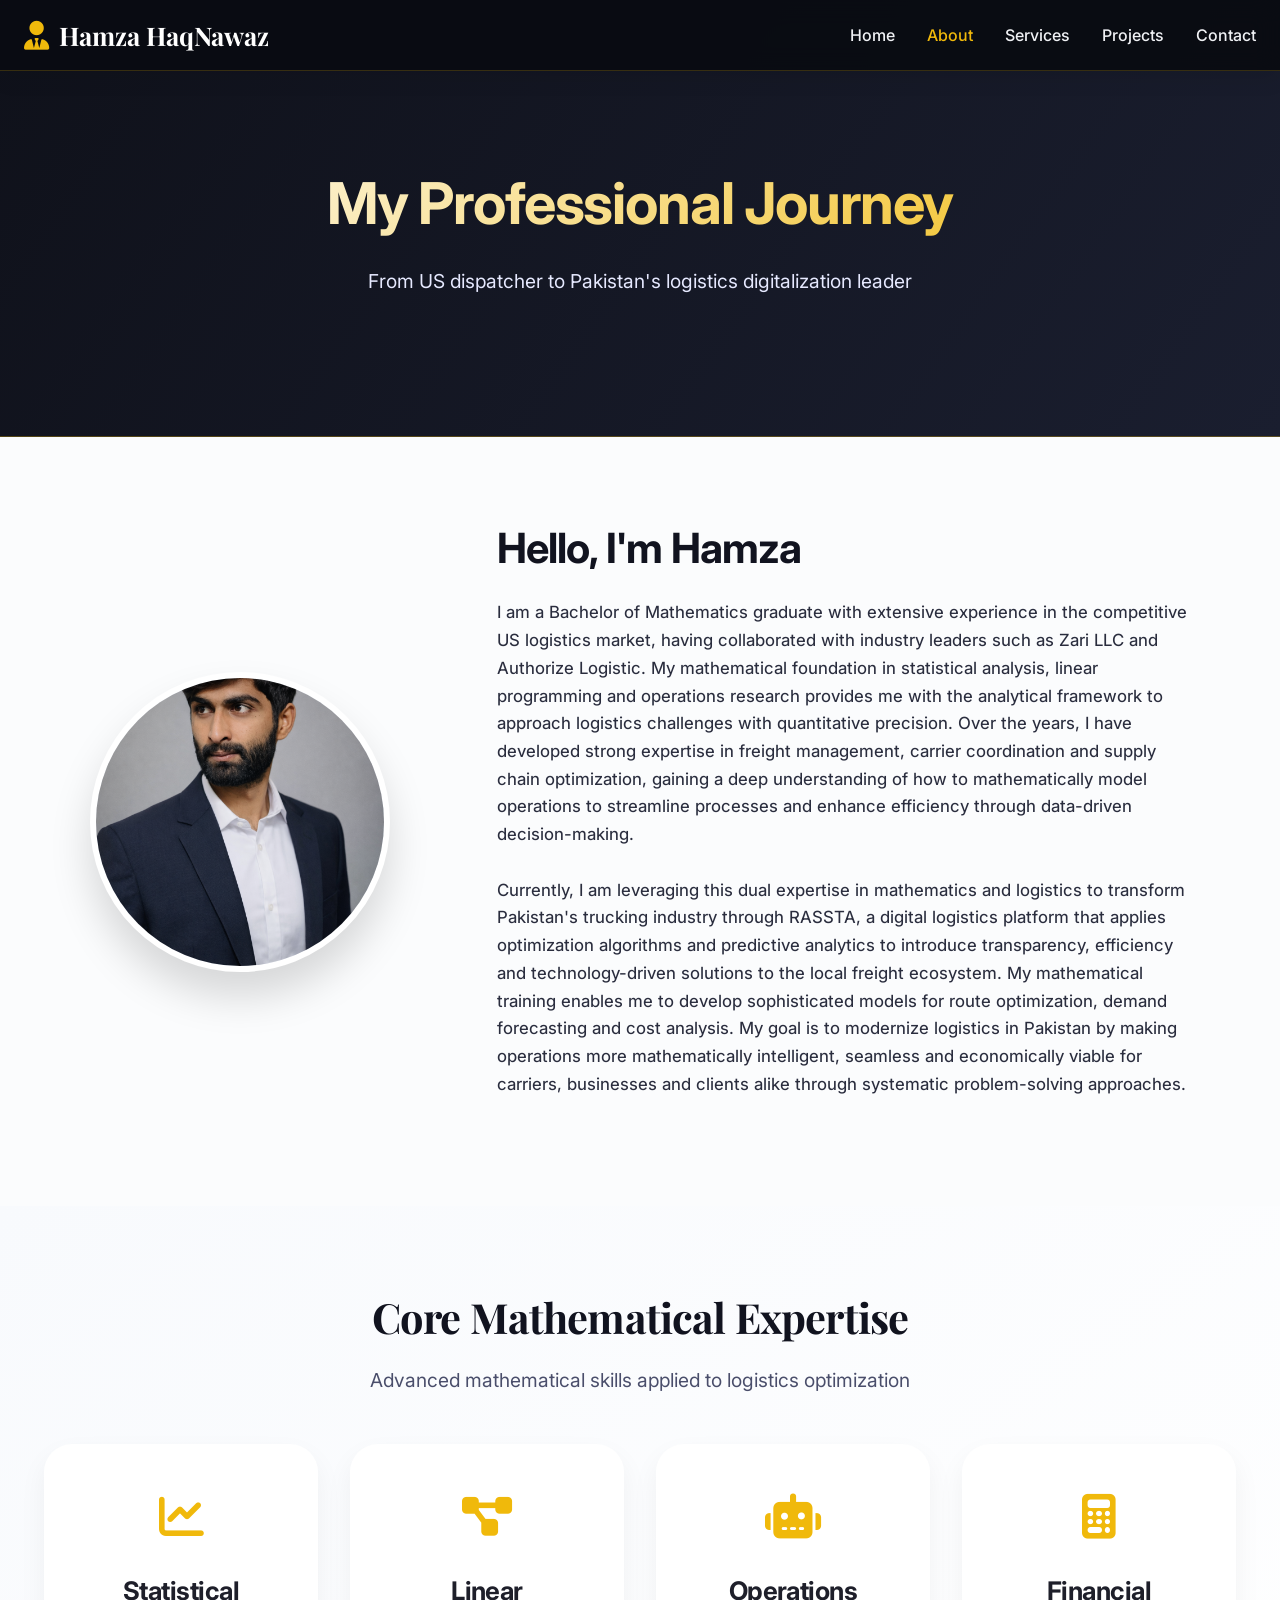
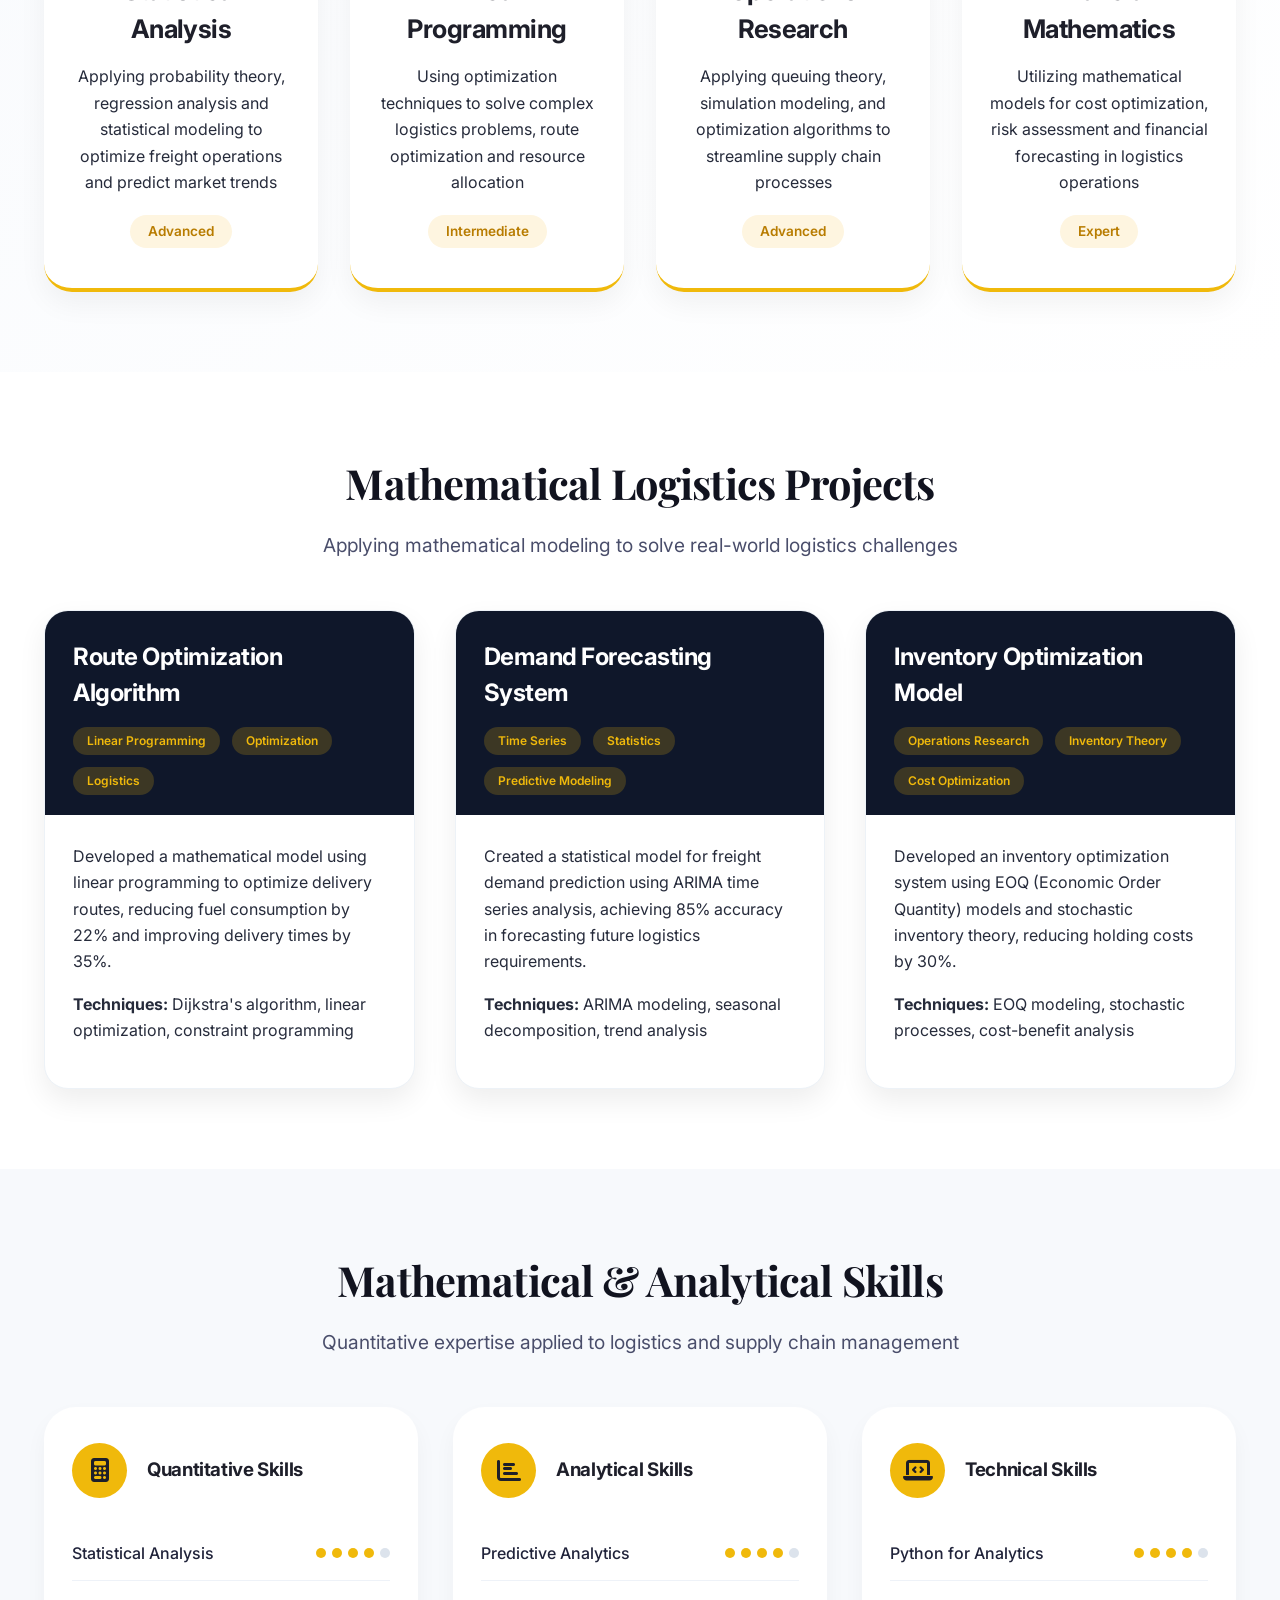
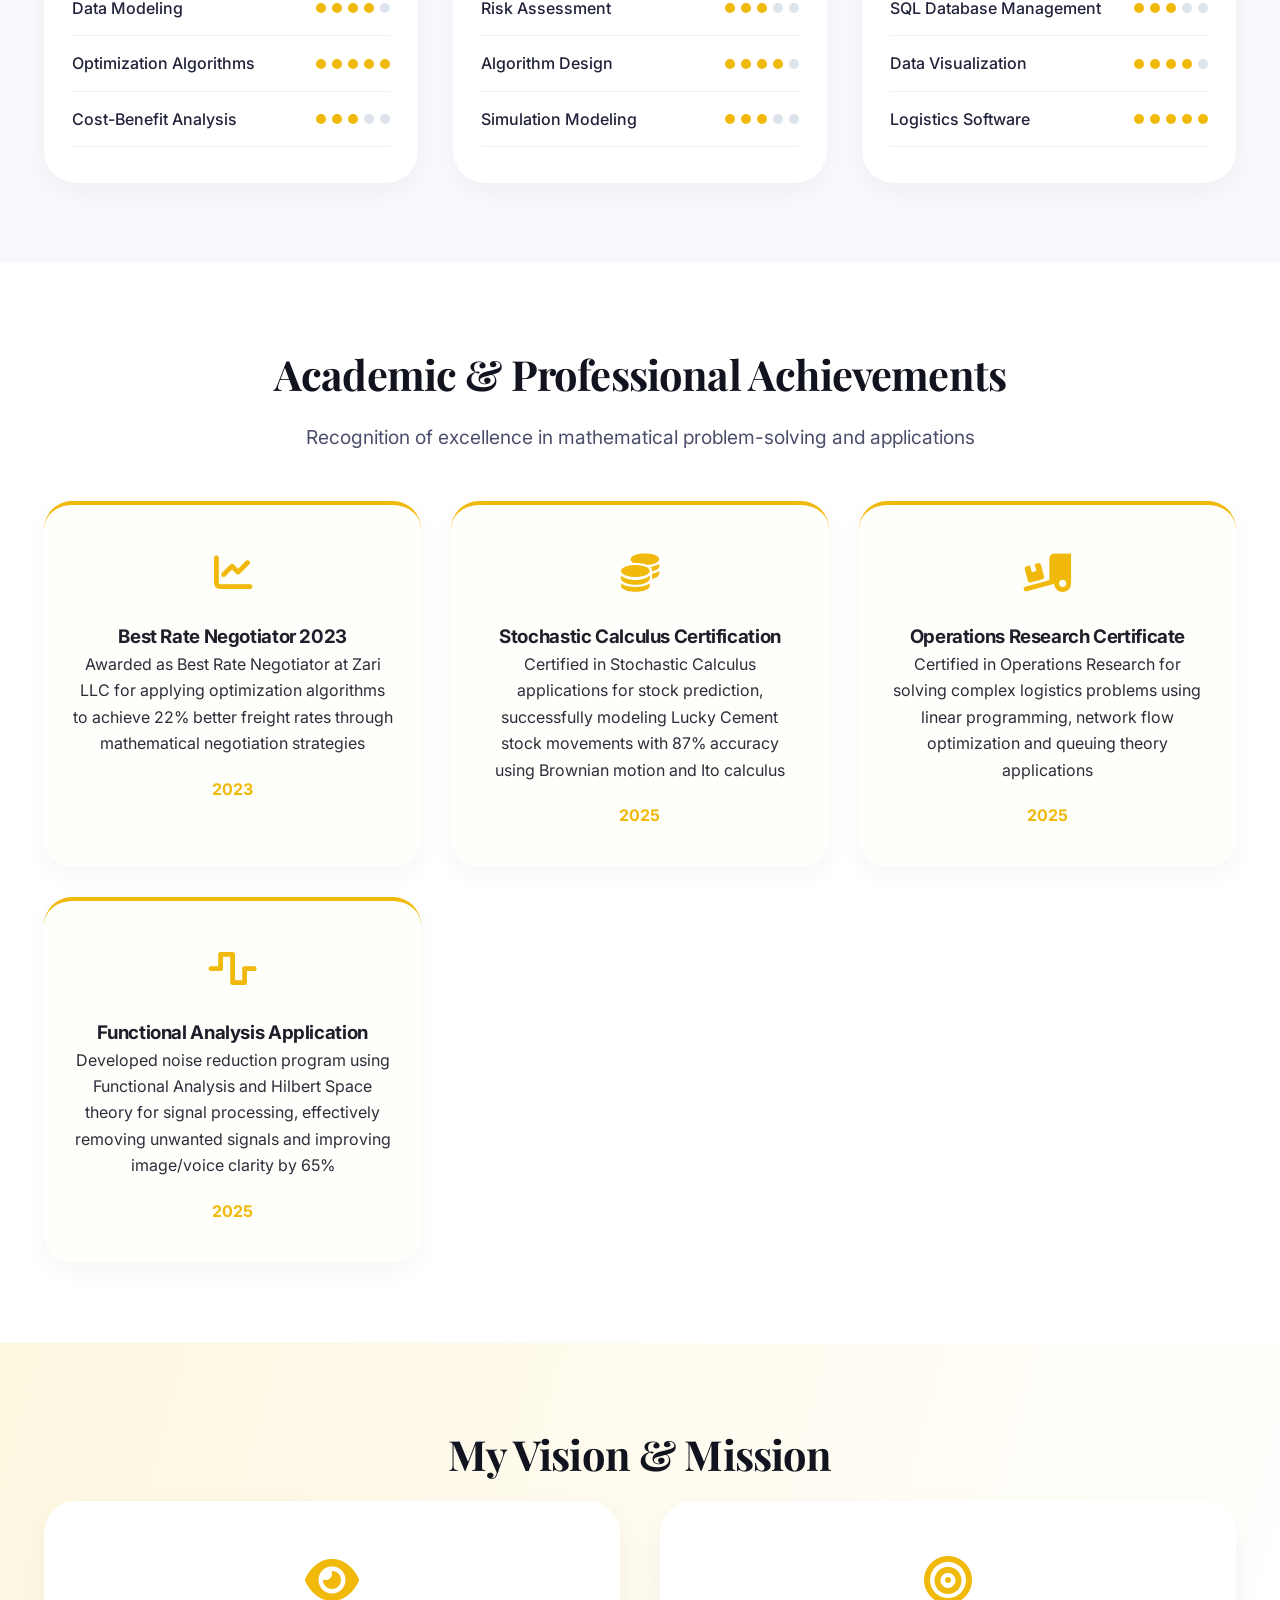
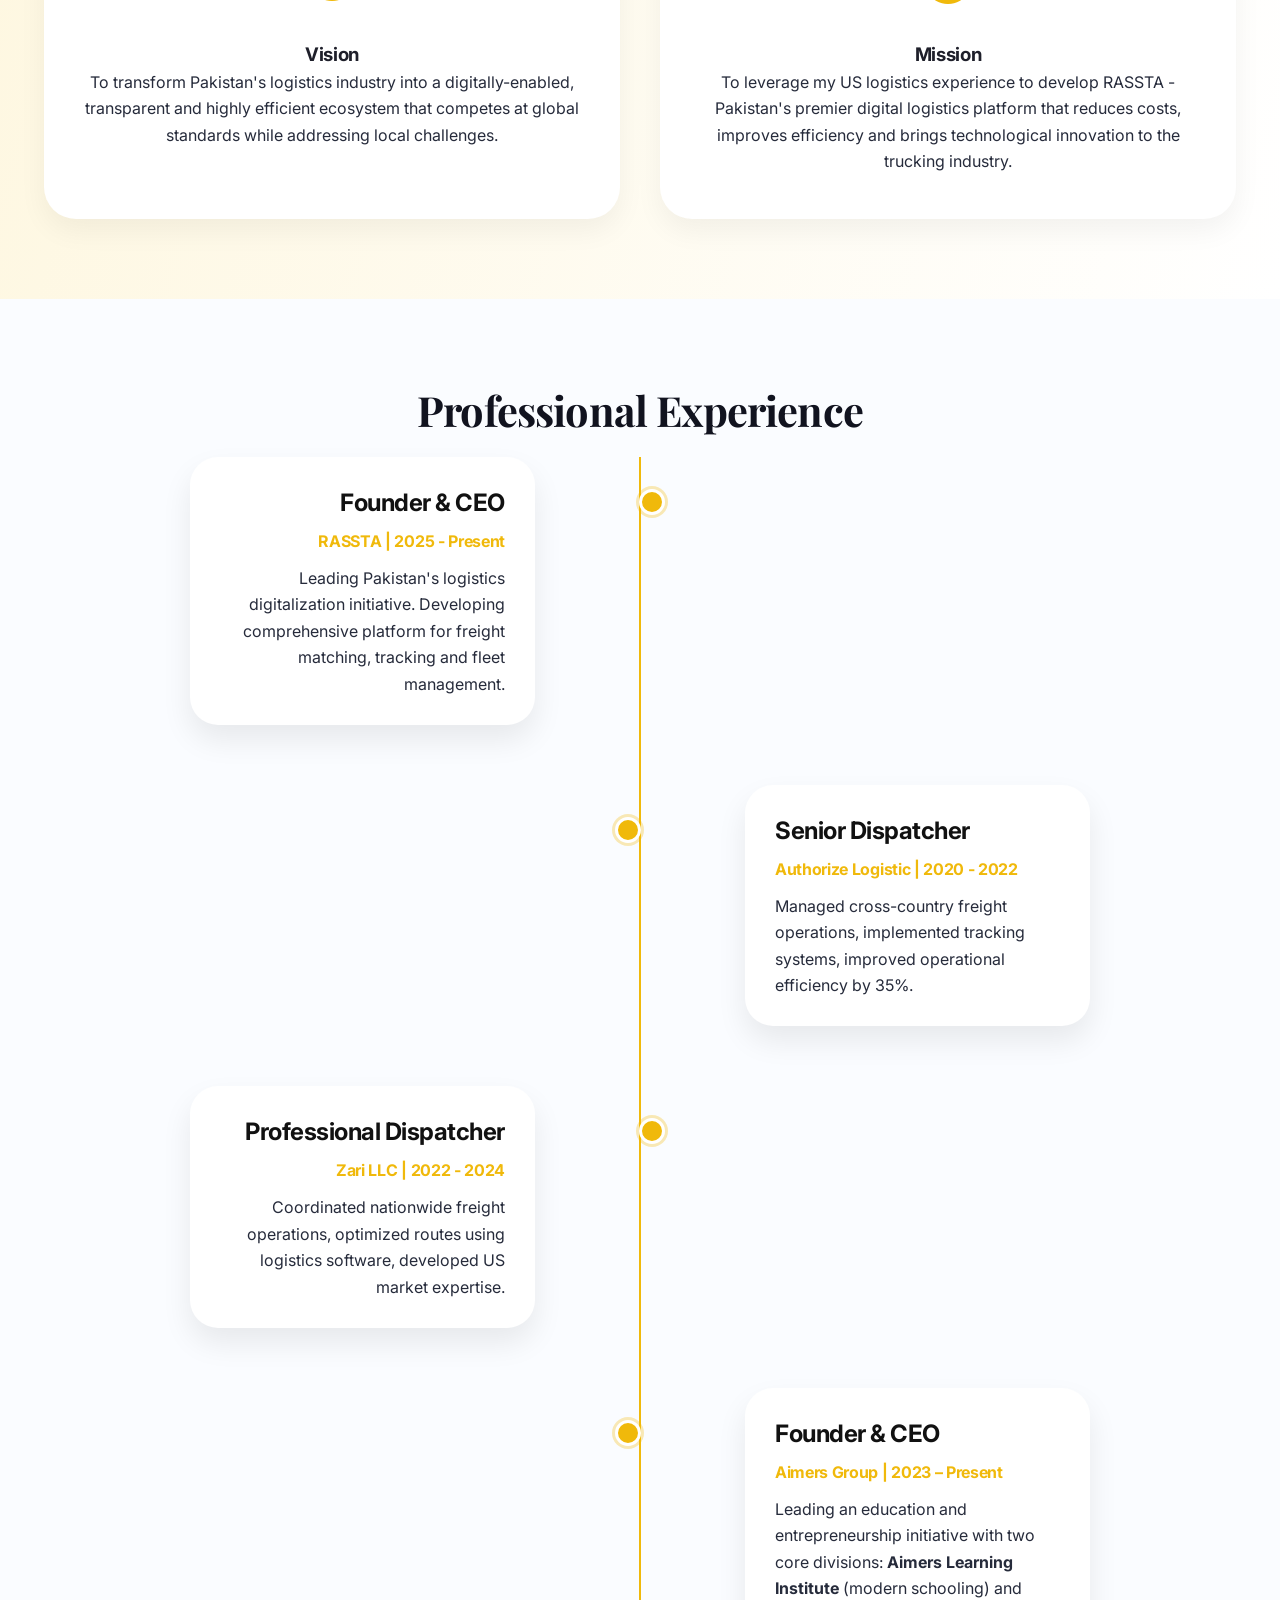
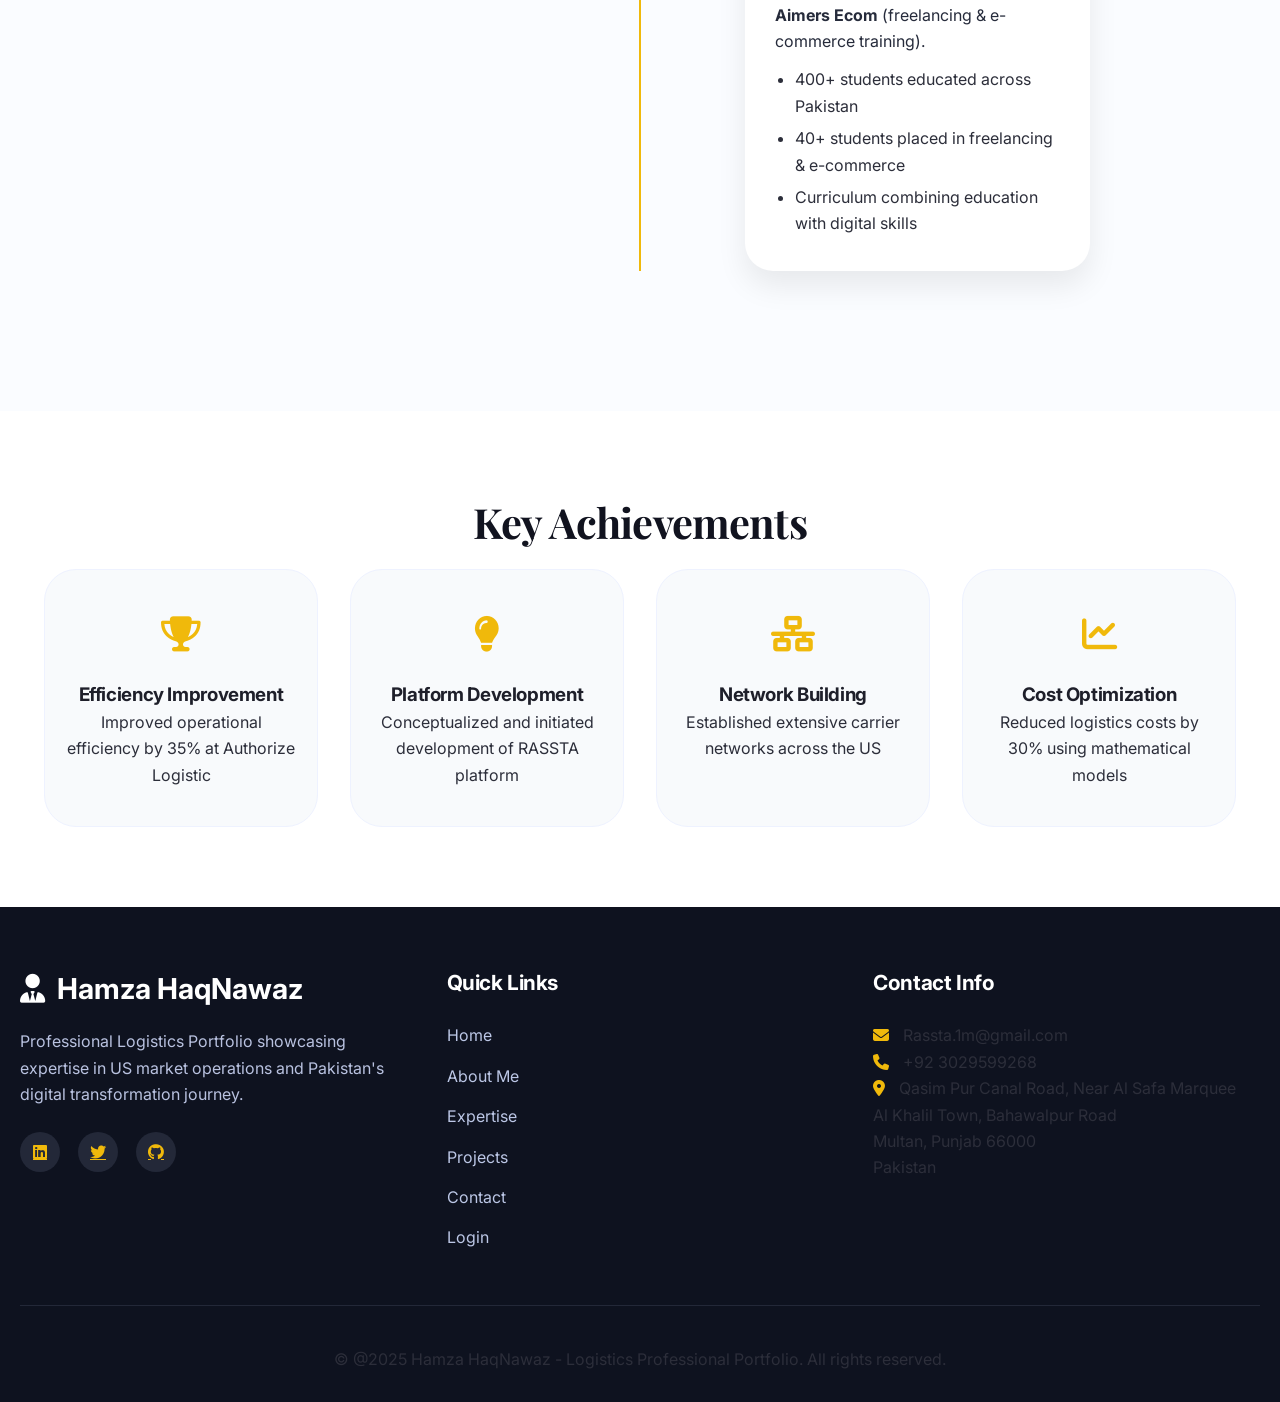
<file: about.html>
<!DOCTYPE html>
<html lang="en">
<head>
    <meta charset="UTF-8">
    <meta name="viewport" content="width=device-width, initial-scale=1.0, viewport-fit=cover">
    <title>About Me | Logistics & Mathematics Professional Portfolio</title>
    <link rel="stylesheet" href="https://cdnjs.cloudflare.com/ajax/libs/font-awesome/6.4.0/css/all.min.css">
    <link href="https://fonts.googleapis.com/css2?family=Inter:opsz,wght@14..32,300;14..32,400;14..32,500;14..32,600;14..32,700&family=Playfair+Display:wght@700;800;900&display=swap" rel="stylesheet">
    <style>
        * {
            margin: 0;
            padding: 0;
            box-sizing: border-box;
        }

        body {
            font-family: 'Inter', sans-serif;
            background-color: #ffffff;
            color: #1e1f2a;
            line-height: 1.5;
            scroll-behavior: smooth;
        }

        /* container utility */
        .container {
            max-width: 1280px;
            margin: 0 auto;
            padding: 0 24px;
        }

        /* navbar - enhanced visibility & modern look */
        .navbar {
            position: fixed;
            top: 0;
            width: 100%;
            background: rgba(10, 12, 18, 0.96);
            backdrop-filter: blur(12px);
            z-index: 1000;
            padding: 1rem 0;
            box-shadow: 0 8px 20px rgba(0,0,0,0.08);
            border-bottom: 1px solid rgba(240, 185, 11, 0.2);
        }

        .nav-container {
            max-width: 1280px;
            margin: 0 auto;
            padding: 0 24px;
            display: flex;
            justify-content: space-between;
            align-items: center;
        }

        .logo {
            display: flex;
            align-items: center;
            gap: 10px;
            font-size: 1.6rem;
            font-weight: 700;
            font-family: 'Playfair Display', serif;
            color: #fff;
        }

        .logo i {
            color: #f0b90b;
            font-size: 1.8rem;
        }

        .nav-links {
            display: flex;
            gap: 2rem;
            list-style: none;
            transition: all 0.3s ease;
        }

        .nav-links li a {
            text-decoration: none;
            font-weight: 500;
            color: #f0f2f5;
            transition: 0.2s;
            font-size: 1rem;
        }

        .nav-links li a:hover,
        .nav-links li a.active {
            color: #f0b90b;
        }

        .menu-toggle {
            display: none;
            background: none;
            border: none;
            font-size: 1.8rem;
            color: #f0b90b;
            cursor: pointer;
        }

        /* improved readability global */
        h1, h2, h3, h4 {
            font-weight: 700;
            letter-spacing: -0.02em;
        }

        p, li, .timeline-content p, .project-content p {
            color: #2c2e3a;
            line-height: 1.65;
        }

        .section-title {
            font-size: 2.6rem;
            font-family: 'Playfair Display', serif;
            text-align: center;
            margin-bottom: 1rem;
            color: #11131f;
        }

        .section-subtitle {
            text-align: center;
            font-size: 1.2rem;
            color: #4a4e6b;
            max-width: 720px;
            margin: 0 auto 3rem auto;
        }

        /* hero section */
        .about-hero {
            padding: 160px 20px 90px;
            background: linear-gradient(125deg, #0f111a 0%, #1a1e2f 100%);
            color: white;
            text-align: center;
            border-bottom: 1px solid rgba(240, 185, 11, 0.3);
        }

        .about-hero h1 {
            font-size: 3.6rem;
            margin-bottom: 20px;
            background: linear-gradient(135deg, #ffffff, #f0b90b);
            background-clip: text;
            -webkit-background-clip: text;
            color: transparent;
        }

        .about-hero .section-subtitle {
            color: #d4d9f0;
        }

        /* profile section */
        .profile-section {
            padding: 80px 20px;
            background: #fbfcfd;
        }

        .profile-content {
            display: grid;
            grid-template-columns: 1fr 2fr;
            gap: 60px;
            align-items: center;
            max-width: 1100px;
            margin: 0 auto;
        }

        .profile-image {
            width: 300px;
            height: 300px;
            border-radius: 50%;
            overflow: hidden;
            border: 6px solid white;
            box-shadow: 0 25px 40px rgba(0, 0, 0, 0.15);
            background: #eaeef5;
        }

        .profile-image img {
            width: 100%;
            height: 100%;
            object-fit: cover;
        }

        .profile-text h2 {
            font-size: 2.6rem;
            margin-bottom: 20px;
            color: #11131f;
        }

        .profile-text p {
            font-size: 1.05rem;
            color: #2a2d3e;
            margin-bottom: 28px;
            font-weight: 450;
        }

        /* cards global */
        .core-card, .vm-card, .skill-category, .achievement-card, .project-card {
            transition: transform 0.2s ease, box-shadow 0.3s;
        }

        .core-card:hover, .vm-card:hover, .achievement-card:hover, .project-card:hover {
            transform: translateY(-8px);
            box-shadow: 0 20px 35px -12px rgba(0, 0, 0, 0.15);
        }

        /* mathematics core */
        .mathematics-core {
            padding: 80px 20px;
            background: linear-gradient(145deg, #f8fafd, #ffffff);
        }

        .core-grid {
            display: grid;
            grid-template-columns: repeat(auto-fit, minmax(260px, 1fr));
            gap: 32px;
            margin-top: 30px;
        }

        .core-card {
            background: white;
            border-radius: 28px;
            padding: 40px 28px;
            text-align: center;
            border-bottom: 4px solid #f0b90b;
            box-shadow: 0 12px 28px rgba(0, 0, 0, 0.05);
        }

        .core-icon {
            font-size: 2.8rem;
            color: #f0b90b;
            margin-bottom: 20px;
        }

        .core-card h3 {
            font-size: 1.6rem;
            margin-bottom: 15px;
        }

        .core-card p {
            color: #3d4052;
            margin-bottom: 20px;
        }

        .core-level {
            background: #fef5e0;
            color: #b87c00;
            padding: 6px 18px;
            border-radius: 40px;
            font-weight: 600;
            font-size: 0.85rem;
            display: inline-block;
        }

        /* math projects */
        .math-projects {
            padding: 80px 20px;
            background: #ffffff;
        }

        .projects-grid {
            display: grid;
            grid-template-columns: repeat(auto-fit, minmax(330px, 1fr));
            gap: 40px;
        }

        .project-card {
            background: #ffffff;
            border-radius: 24px;
            overflow: hidden;
            box-shadow: 0 12px 28px rgba(0, 0, 0, 0.07);
            border: 1px solid #edf2f7;
        }

        .project-header {
            background: #0f172a;
            padding: 28px 28px 20px;
            color: white;
        }

        .project-header h3 {
            font-size: 1.5rem;
            margin-bottom: 16px;
        }

        .project-tags {
            display: flex;
            flex-wrap: wrap;
            gap: 12px;
        }

        .project-tag {
            background: rgba(240, 185, 11, 0.2);
            color: #f0b90b;
            padding: 5px 14px;
            border-radius: 40px;
            font-size: 0.75rem;
            font-weight: 600;
        }

        .project-content {
            padding: 28px;
        }

        .project-content p {
            color: #2e3440;
            margin-bottom: 16px;
        }

        /* math skills section */
        .math-skills {
            padding: 80px 20px;
            background: #f7f9fc;
        }

        .skills-container {
            display: grid;
            grid-template-columns: repeat(auto-fit, minmax(300px, 1fr));
            gap: 35px;
        }

        .skill-category {
            background: white;
            border-radius: 32px;
            padding: 36px 28px;
            box-shadow: 0 10px 22px rgba(0, 0, 0, 0.04);
        }

        .skill-header {
            display: flex;
            align-items: center;
            gap: 20px;
            margin-bottom: 28px;
        }

        .skill-icon {
            width: 55px;
            height: 55px;
            background: #f0b90b;
            border-radius: 60%;
            display: flex;
            align-items: center;
            justify-content: center;
            color: #1e1f2a;
            font-size: 1.5rem;
        }

        .skill-list {
            list-style: none;
        }

        .skill-list li {
            padding: 14px 0;
            border-bottom: 1px solid #eef2f8;
            display: flex;
            justify-content: space-between;
            align-items: center;
            font-weight: 500;
            color: #20233a;
        }

        .skill-level {
            display: flex;
            gap: 6px;
        }

        .skill-dot {
            width: 10px;
            height: 10px;
            background: #dce3ec;
            border-radius: 50%;
        }

        .skill-dot.active {
            background: #f0b90b;
        }

        /* academic achievements */
        .academic-achievements {
            padding: 80px 20px;
            background: white;
        }

        .achievement-cards {
            display: grid;
            grid-template-columns: repeat(auto-fit, minmax(280px, 1fr));
            gap: 30px;
        }

        .achievement-card {
            background: #fefefb;
            border-radius: 28px;
            padding: 40px 28px;
            text-align: center;
            box-shadow: 0 8px 24px rgba(0, 0, 0, 0.04);
            transition: all 0.2s;
            border-top: 4px solid #f0b90b;
        }

        .achievement-icon {
            font-size: 2.4rem;
            color: #f0b90b;
            margin-bottom: 20px;
        }

        .achievement-year {
            margin-top: 20px;
            color: #f0b90b;
            font-weight: 700;
        }

        /* vision mission */
        .vision-mission {
            padding: 80px 20px;
            background: linear-gradient(105deg, #fef7e0 0%, #ffffff 100%);
        }

        .vm-grid {
            display: grid;
            grid-template-columns: repeat(auto-fit, minmax(280px, 1fr));
            gap: 40px;
        }

        .vm-card {
            background: white;
            padding: 44px 32px;
            border-radius: 32px;
            text-align: center;
            box-shadow: 0 12px 28px rgba(0, 0, 0, 0.05);
        }

        .vm-icon {
            font-size: 3rem;
            color: #f0b90b;
            margin-bottom: 24px;
        }

        /* timeline experience */
        .experience {
            padding: 80px 20px;
            background: #fafcff;
        }

        .timeline {
            max-width: 900px;
            margin: 0 auto;
            position: relative;
        }

        .timeline::before {
            content: '';
            position: absolute;
            left: 50%;
            top: 0;
            bottom: 0;
            width: 2px;
            background: #f0b90b;
            transform: translateX(-50%);
        }

        .timeline-item {
            margin-bottom: 60px;
            position: relative;
            width: 45%;
        }

        .timeline-item:nth-child(odd) {
            left: 0;
            padding-right: 60px;
            text-align: right;
        }

        .timeline-item:nth-child(even) {
            left: 55%;
            padding-left: 60px;
        }

        .timeline-content {
            background: white;
            padding: 28px 30px;
            border-radius: 28px;
            box-shadow: 0 15px 30px rgba(0, 0, 0, 0.08);
            transition: 0.2s;
        }

        .timeline-content h3 {
            font-size: 1.5rem;
            color: #111;
        }

        .timeline-content h4 {
            color: #f0b90b;
            margin: 8px 0 12px;
        }

        .timeline-content::before {
            content: '';
            position: absolute;
            top: 32px;
            width: 20px;
            height: 20px;
            background: #f0b90b;
            border-radius: 50%;
            border: 3px solid white;
            box-shadow: 0 0 0 3px rgba(240,185,11,0.3);
        }

        .timeline-item:nth-child(odd) .timeline-content::before {
            right: -70px;
        }

        .timeline-item:nth-child(even) .timeline-content::before {
            left: -70px;
        }

        .achievements-highlight {
            margin-top: 12px;
            padding-left: 20px;
        }
        .achievements-highlight li {
            margin: 6px 0;
        }

        /* key achievements grid small */
        .achievements {
            padding: 80px 20px;
            background: #ffffff;
        }

        .achievements-grid {
            display: grid;
            grid-template-columns: repeat(auto-fit, minmax(240px, 1fr));
            gap: 32px;
        }

        .achievement-card-small {
            text-align: center;
            padding: 38px 20px;
            background: #f8fafc;
            border-radius: 32px;
            transition: all 0.25s;
            border: 1px solid #eef2ff;
        }

        .achievement-card-small:hover {
            background: #f0b90b;
            color: #111;
        }

        .achievement-card-small:hover .achievement-icon {
            color: #111;
        }

        .achievement-card-small .achievement-icon {
            font-size: 2.2rem;
            margin-bottom: 20px;
        }

        /* footer */
        .footer {
            background: #0e121f;
            color: #cdd4f0;
            padding: 60px 20px 30px;
        }

        .footer-content {
            max-width: 1280px;
            margin: 0 auto;
            display: grid;
            grid-template-columns: repeat(auto-fit, minmax(260px, 1fr));
            gap: 40px;
        }

        .footer-logo {
            display: flex;
            align-items: center;
            gap: 12px;
            font-size: 1.8rem;
            font-weight: 700;
            color: white;
            margin-bottom: 18px;
        }

        .footer-description {
            margin-top: 16px;
            color: #b9c2e0;
        }

        .social-links {
            display: flex;
            gap: 18px;
            margin-top: 24px;
        }

        .social-links a {
            background: #232838;
            color: #f0b90b;
            width: 40px;
            height: 40px;
            border-radius: 50%;
            display: inline-flex;
            align-items: center;
            justify-content: center;
            transition: 0.2s;
        }

        .footer-section h4 {
            font-size: 1.3rem;
            margin-bottom: 24px;
            color: white;
        }

        .footer-section ul {
            list-style: none;
        }

        .footer-section ul li {
            margin-bottom: 14px;
        }

        .footer-section ul li a {
            text-decoration: none;
            color: #bcc7e6;
            transition: 0.2s;
        }

        .footer-section ul li a:hover {
            color: #f0b90b;
        }

        .footer-bottom {
            text-align: center;
            padding-top: 40px;
            margin-top: 40px;
            border-top: 1px solid #232838;
            color: #95a0c2;
        }

        /* responsive */
        @media (max-width: 880px) {
            .timeline::before {
                left: 30px;
            }
            .timeline-item {
                width: 100%;
                left: 0 !important;
                padding: 0 0 0 60px !important;
                text-align: left !important;
            }
            .timeline-content::before {
                left: -40px !important;
            }
            .profile-content {
                grid-template-columns: 1fr;
                text-align: center;
            }
            .profile-image {
                margin: 0 auto;
            }
            .nav-links {
                position: fixed;
                top: 75px;
                left: -100%;
                background: #0f111a;
                width: 80%;
                height: calc(100vh - 75px);
                flex-direction: column;
                align-items: center;
                justify-content: start;
                padding: 2rem;
                transition: 0.3s;
                gap: 2rem;
                box-shadow: 4px 0 20px rgba(0,0,0,0.3);
            }
            .nav-links.active {
                left: 0;
            }
            .menu-toggle {
                display: block;
            }
        }

        @media (max-width: 640px) {
            .section-title {
                font-size: 2rem;
            }
            .about-hero h1 {
                font-size: 2.5rem;
            }
            .core-grid, .projects-grid, .skills-container {
                grid-template-columns: 1fr;
            }
        }

        /* extra contrast fix */
        .timeline-content p, .project-content p, .vm-card p, .core-card p {
            color: #262b3b;
        }
        .footer-section p i {
            margin-right: 10px;
            color: #f0b90b;
        }
        a, button {
            transition: all 0.2s ease;
        }
    </style>
</head>
<body>
    <nav class="navbar">
        <div class="nav-container">
            <div class="logo">
                <i class="fas fa-user-tie"></i>
                <span>Hamza HaqNawaz</span>
            </div>
            <ul class="nav-links">
                <li><a href="index.html">Home</a></li>
                <li><a href="about.html" class="active">About</a></li>
                <li><a href="services.html" target="_blank">Services</a></li>
                <li><a href="projects.html">Projects</a></li>
                <li><a href="contact.html">Contact</a></li>
            </ul>
            <button class="menu-toggle">
                <i class="fas fa-bars"></i>
            </button>
        </div>
    </nav>

    <section class="about-hero">
        <div class="container">
            <h1>My Professional Journey</h1>
            <p class="section-subtitle" style="color: #e6e9ff;">From US dispatcher to Pakistan's logistics digitalization leader</p>
        </div>
    </section>

    <section class="profile-section">
        <div class="profile-content">
            <div class="profile-image">
                <img src="HH.png" alt="Professional Photo">
            </div>
            <div class="profile-text">
                <h2>Hello, I'm Hamza</h2>
                <p>
                     I am a Bachelor of Mathematics graduate with extensive experience in the competitive US logistics market, 
                     having collaborated with industry leaders such as Zari LLC and Authorize Logistic. My mathematical foundation 
                     in statistical analysis, linear programming and operations research provides me with the analytical framework
                      to approach logistics challenges with quantitative precision. Over the years, I have developed strong expertise 
                      in freight management, carrier coordination and supply chain optimization, gaining a deep understanding of how
                       to mathematically model operations to streamline processes and enhance efficiency through data-driven decision-making.
                </p>
                <p>
                    Currently, I am leveraging this dual expertise in mathematics and logistics to transform Pakistan's trucking industry through RASSTA,
                     a digital logistics platform that applies optimization algorithms and predictive analytics to introduce transparency, efficiency and
                      technology-driven solutions to the local freight ecosystem. My mathematical training enables me to develop sophisticated models
                       for route optimization, demand forecasting and cost analysis. My goal is to modernize logistics in Pakistan by making operations
                        more mathematically intelligent, seamless and economically viable for carriers, businesses and clients alike through systematic
                         problem-solving approaches.
                </p>
            </div>
        </div>
    </section>

    <section class="mathematics-core">
        <div class="container">
            <h2 class="section-title">Core Mathematical Expertise</h2>
            <p class="section-subtitle">Advanced mathematical skills applied to logistics optimization</p>
            <div class="core-grid">
                <div class="core-card"><div class="core-icon"><i class="fas fa-chart-line"></i></div><h3>Statistical Analysis</h3><p>Applying probability theory, regression analysis and statistical modeling to optimize freight operations and predict market trends</p><span class="core-level">Advanced</span></div>
                <div class="core-card"><div class="core-icon"><i class="fas fa-project-diagram"></i></div><h3>Linear Programming</h3><p>Using optimization techniques to solve complex logistics problems, route optimization and resource allocation</p><span class="core-level">Intermediate</span></div>
                <div class="core-card"><div class="core-icon"><i class="fas fa-robot"></i></div><h3>Operations Research</h3><p>Applying queuing theory, simulation modeling, and optimization algorithms to streamline supply chain processes</p><span class="core-level">Advanced</span></div>
                <div class="core-card"><div class="core-icon"><i class="fas fa-calculator"></i></div><h3>Financial Mathematics</h3><p>Utilizing mathematical models for cost optimization, risk assessment and financial forecasting in logistics operations</p><span class="core-level">Expert</span></div>
            </div>
        </div>
    </section>

    <section class="math-projects">
        <div class="container">
            <h2 class="section-title">Mathematical Logistics Projects</h2>
            <p class="section-subtitle">Applying mathematical modeling to solve real-world logistics challenges</p>
            <div class="projects-grid">
                <div class="project-card"><div class="project-header"><h3>Route Optimization Algorithm</h3><div class="project-tags"><span class="project-tag">Linear Programming</span><span class="project-tag">Optimization</span><span class="project-tag">Logistics</span></div></div><div class="project-content"><p>Developed a mathematical model using linear programming to optimize delivery routes, reducing fuel consumption by 22% and improving delivery times by 35%.</p><p><strong>Techniques:</strong> Dijkstra's algorithm, linear optimization, constraint programming</p></div></div>
                <div class="project-card"><div class="project-header"><h3>Demand Forecasting System</h3><div class="project-tags"><span class="project-tag">Time Series</span><span class="project-tag">Statistics</span><span class="project-tag">Predictive Modeling</span></div></div><div class="project-content"><p>Created a statistical model for freight demand prediction using ARIMA time series analysis, achieving 85% accuracy in forecasting future logistics requirements.</p><p><strong>Techniques:</strong> ARIMA modeling, seasonal decomposition, trend analysis</p></div></div>
                <div class="project-card"><div class="project-header"><h3>Inventory Optimization Model</h3><div class="project-tags"><span class="project-tag">Operations Research</span><span class="project-tag">Inventory Theory</span><span class="project-tag">Cost Optimization</span></div></div><div class="project-content"><p>Developed an inventory optimization system using EOQ (Economic Order Quantity) models and stochastic inventory theory, reducing holding costs by 30%.</p><p><strong>Techniques:</strong> EOQ modeling, stochastic processes, cost-benefit analysis</p></div></div>
            </div>
        </div>
    </section>

    <section class="math-skills">
        <div class="container">
            <h2 class="section-title">Mathematical & Analytical Skills</h2>
            <p class="section-subtitle">Quantitative expertise applied to logistics and supply chain management</p>
            <div class="skills-container">
                <div class="skill-category"><div class="skill-header"><div class="skill-icon"><i class="fas fa-calculator"></i></div><h3>Quantitative Skills</h3></div><ul class="skill-list"><li><span>Statistical Analysis</span><div class="skill-level"><span class="skill-dot active"></span><span class="skill-dot active"></span><span class="skill-dot active"></span><span class="skill-dot active"></span><span class="skill-dot"></span></div></li><li><span>Data Modeling</span><div class="skill-level"><span class="skill-dot active"></span><span class="skill-dot active"></span><span class="skill-dot active"></span><span class="skill-dot active"></span><span class="skill-dot"></span></div></li><li><span>Optimization Algorithms</span><div class="skill-level"><span class="skill-dot active"></span><span class="skill-dot active"></span><span class="skill-dot active"></span><span class="skill-dot active"></span><span class="skill-dot active"></span></div></li><li><span>Cost-Benefit Analysis</span><div class="skill-level"><span class="skill-dot active"></span><span class="skill-dot active"></span><span class="skill-dot active"></span><span class="skill-dot"></span><span class="skill-dot"></span></div></li></ul></div>
                <div class="skill-category"><div class="skill-header"><div class="skill-icon"><i class="fas fa-chart-bar"></i></div><h3>Analytical Skills</h3></div><ul class="skill-list"><li><span>Predictive Analytics</span><div class="skill-level"><span class="skill-dot active"></span><span class="skill-dot active"></span><span class="skill-dot active"></span><span class="skill-dot active"></span><span class="skill-dot"></span></div></li><li><span>Risk Assessment</span><div class="skill-level"><span class="skill-dot active"></span><span class="skill-dot active"></span><span class="skill-dot active"></span><span class="skill-dot"></span><span class="skill-dot"></span></div></li><li><span>Algorithm Design</span><div class="skill-level"><span class="skill-dot active"></span><span class="skill-dot active"></span><span class="skill-dot active"></span><span class="skill-dot active"></span><span class="skill-dot"></span></div></li><li><span>Simulation Modeling</span><div class="skill-level"><span class="skill-dot active"></span><span class="skill-dot active"></span><span class="skill-dot active"></span><span class="skill-dot"></span><span class="skill-dot"></span></div></li></ul></div>
                <div class="skill-category"><div class="skill-header"><div class="skill-icon"><i class="fas fa-laptop-code"></i></div><h3>Technical Skills</h3></div><ul class="skill-list"><li><span>Python for Analytics</span><div class="skill-level"><span class="skill-dot active"></span><span class="skill-dot active"></span><span class="skill-dot active"></span><span class="skill-dot active"></span><span class="skill-dot"></span></div></li><li><span>SQL Database Management</span><div class="skill-level"><span class="skill-dot active"></span><span class="skill-dot active"></span><span class="skill-dot active"></span><span class="skill-dot"></span><span class="skill-dot"></span></div></li><li><span>Data Visualization</span><div class="skill-level"><span class="skill-dot active"></span><span class="skill-dot active"></span><span class="skill-dot active"></span><span class="skill-dot active"></span><span class="skill-dot"></span></div></li><li><span>Logistics Software</span><div class="skill-level"><span class="skill-dot active"></span><span class="skill-dot active"></span><span class="skill-dot active"></span><span class="skill-dot active"></span><span class="skill-dot active"></span></div></li></ul></div>
            </div>
        </div>
    </section>

    <section class="academic-achievements">
        <div class="container">
            <h2 class="section-title">Academic & Professional Achievements</h2>
            <p class="section-subtitle">Recognition of excellence in mathematical problem-solving and applications</p>
            <div class="achievement-cards">
                <div class="achievement-card"><div class="achievement-icon"><i class="fas fa-chart-line"></i></div><h3>Best Rate Negotiator 2023</h3><p>Awarded as Best Rate Negotiator at Zari LLC for applying optimization algorithms to achieve 22% better freight rates through mathematical negotiation strategies</p><div class="achievement-year">2023</div></div>
                <div class="achievement-card"><div class="achievement-icon"><i class="fas fa-coins"></i></div><h3>Stochastic Calculus Certification</h3><p>Certified in Stochastic Calculus applications for stock prediction, successfully modeling Lucky Cement stock movements with 87% accuracy using Brownian motion and Ito calculus</p><div class="achievement-year">2025</div></div>
                <div class="achievement-card"><div class="achievement-icon"><i class="fas fa-truck-loading"></i></div><h3>Operations Research Certificate</h3><p>Certified in Operations Research for solving complex logistics problems using linear programming, network flow optimization and queuing theory applications</p><div class="achievement-year">2025</div></div>
                <div class="achievement-card"><div class="achievement-icon"><i class="fas fa-wave-square"></i></div><h3>Functional Analysis Application</h3><p>Developed noise reduction program using Functional Analysis and Hilbert Space theory for signal processing, effectively removing unwanted signals and improving image/voice clarity by 65%</p><div class="achievement-year">2025</div></div>
            </div>
        </div>
    </section>

    <section class="vision-mission">
        <div class="container">
            <h2 class="section-title">My Vision & Mission</h2>
            <div class="vm-grid">
                <div class="vm-card"><div class="vm-icon"><i class="fas fa-eye"></i></div><h3>Vision</h3><p>To transform Pakistan's logistics industry into a digitally-enabled, transparent and highly efficient ecosystem that competes at global standards while addressing local challenges.</p></div>
                <div class="vm-card"><div class="vm-icon"><i class="fas fa-bullseye"></i></div><h3>Mission</h3><p>To leverage my US logistics experience to develop RASSTA - Pakistan's premier digital logistics platform that reduces costs, improves efficiency and brings technological innovation to the trucking industry.</p></div>
            </div>
        </div>
    </section>

    <section class="experience">
        <div class="container">
            <h2 class="section-title">Professional Experience</h2>
            <div class="timeline">
                <div class="timeline-item"><div class="timeline-content"><h3>Founder & CEO</h3><h4>RASSTA | 2025 - Present</h4><p>Leading Pakistan's logistics digitalization initiative. Developing comprehensive platform for freight matching, tracking and fleet management.</p></div></div>
                <div class="timeline-item"><div class="timeline-content"><h3>Senior Dispatcher</h3><h4>Authorize Logistic | 2020 - 2022</h4><p>Managed cross-country freight operations, implemented tracking systems, improved operational efficiency by 35%.</p></div></div>
                <div class="timeline-item"><div class="timeline-content"><h3>Professional Dispatcher</h3><h4>Zari LLC | 2022 - 2024</h4><p>Coordinated nationwide freight operations, optimized routes using logistics software, developed US market expertise.</p></div></div>
                <div class="timeline-item"><div class="timeline-content"><h3>Founder & CEO</h3><h4>Aimers Group | 2023 – Present</h4><p>Leading an education and entrepreneurship initiative with two core divisions: <strong>Aimers Learning Institute</strong> (modern schooling) and <strong>Aimers Ecom</strong> (freelancing & e-commerce training).</p><ul class="achievements-highlight"><li>400+ students educated across Pakistan</li><li>40+ students placed in freelancing & e-commerce</li><li>Curriculum combining education with digital skills</li></ul></div></div>
            </div>
        </div>
    </section>

    <section class="achievements">
        <div class="container">
            <h2 class="section-title">Key Achievements</h2>
            <div class="achievements-grid">
                <div class="achievement-card-small"><div class="achievement-icon"><i class="fas fa-trophy"></i></div><h3>Efficiency Improvement</h3><p>Improved operational efficiency by 35% at Authorize Logistic</p></div>
                <div class="achievement-card-small"><div class="achievement-icon"><i class="fas fa-lightbulb"></i></div><h3>Platform Development</h3><p>Conceptualized and initiated development of RASSTA platform</p></div>
                <div class="achievement-card-small"><div class="achievement-icon"><i class="fas fa-network-wired"></i></div><h3>Network Building</h3><p>Established extensive carrier networks across the US</p></div>
                <div class="achievement-card-small"><div class="achievement-icon"><i class="fas fa-chart-line"></i></div><h3>Cost Optimization</h3><p>Reduced logistics costs by 30% using mathematical models</p></div>
            </div>
        </div>
    </section>

    <footer class="footer">
        <div class="footer-content">
            <div class="footer-section"><div class="footer-logo"><i class="fas fa-user-tie"></i><span>Hamza HaqNawaz</span></div><p class="footer-description">Professional Logistics Portfolio showcasing expertise in US market operations and Pakistan's digital transformation journey.</p><div class="social-links"><a href="#"><i class="fab fa-linkedin"></i></a><a href="#"><i class="fab fa-twitter"></i></a><a href="#"><i class="fab fa-github"></i></a></div></div>
            <div class="footer-section"><h4>Quick Links</h4><ul><li><a href="index.html">Home</a></li><li><a href="about.html">About Me</a></li><li><a href="expertise.html">Expertise</a></li><li><a href="projects.html">Projects</a></li><li><a href="contact.html">Contact</a></li><li><a href="login.html">Login</a></li></ul></div>
            <div class="footer-section"><h4>Contact Info</h4><p><i class="fas fa-envelope"></i> Rassta.1m@gmail.com</p><p><i class="fas fa-phone"></i> +92 3029599268</p><p><i class="fas fa-map-marker-alt"></i> Qasim Pur Canal Road, Near Al Safa Marquee<br>Al Khalil Town, Bahawalpur Road<br>Multan, Punjab 66000<br>Pakistan</p></div>
        </div>
        <div class="footer-bottom"><p>&copy; @2025 Hamza HaqNawaz - Logistics Professional Portfolio. All rights reserved.</p></div>
    </footer>

    <script>
        document.querySelector('.menu-toggle').addEventListener('click', function() {
            document.querySelector('.nav-links').classList.toggle('active');
        });
    </script>
</body>
</html>
</file>
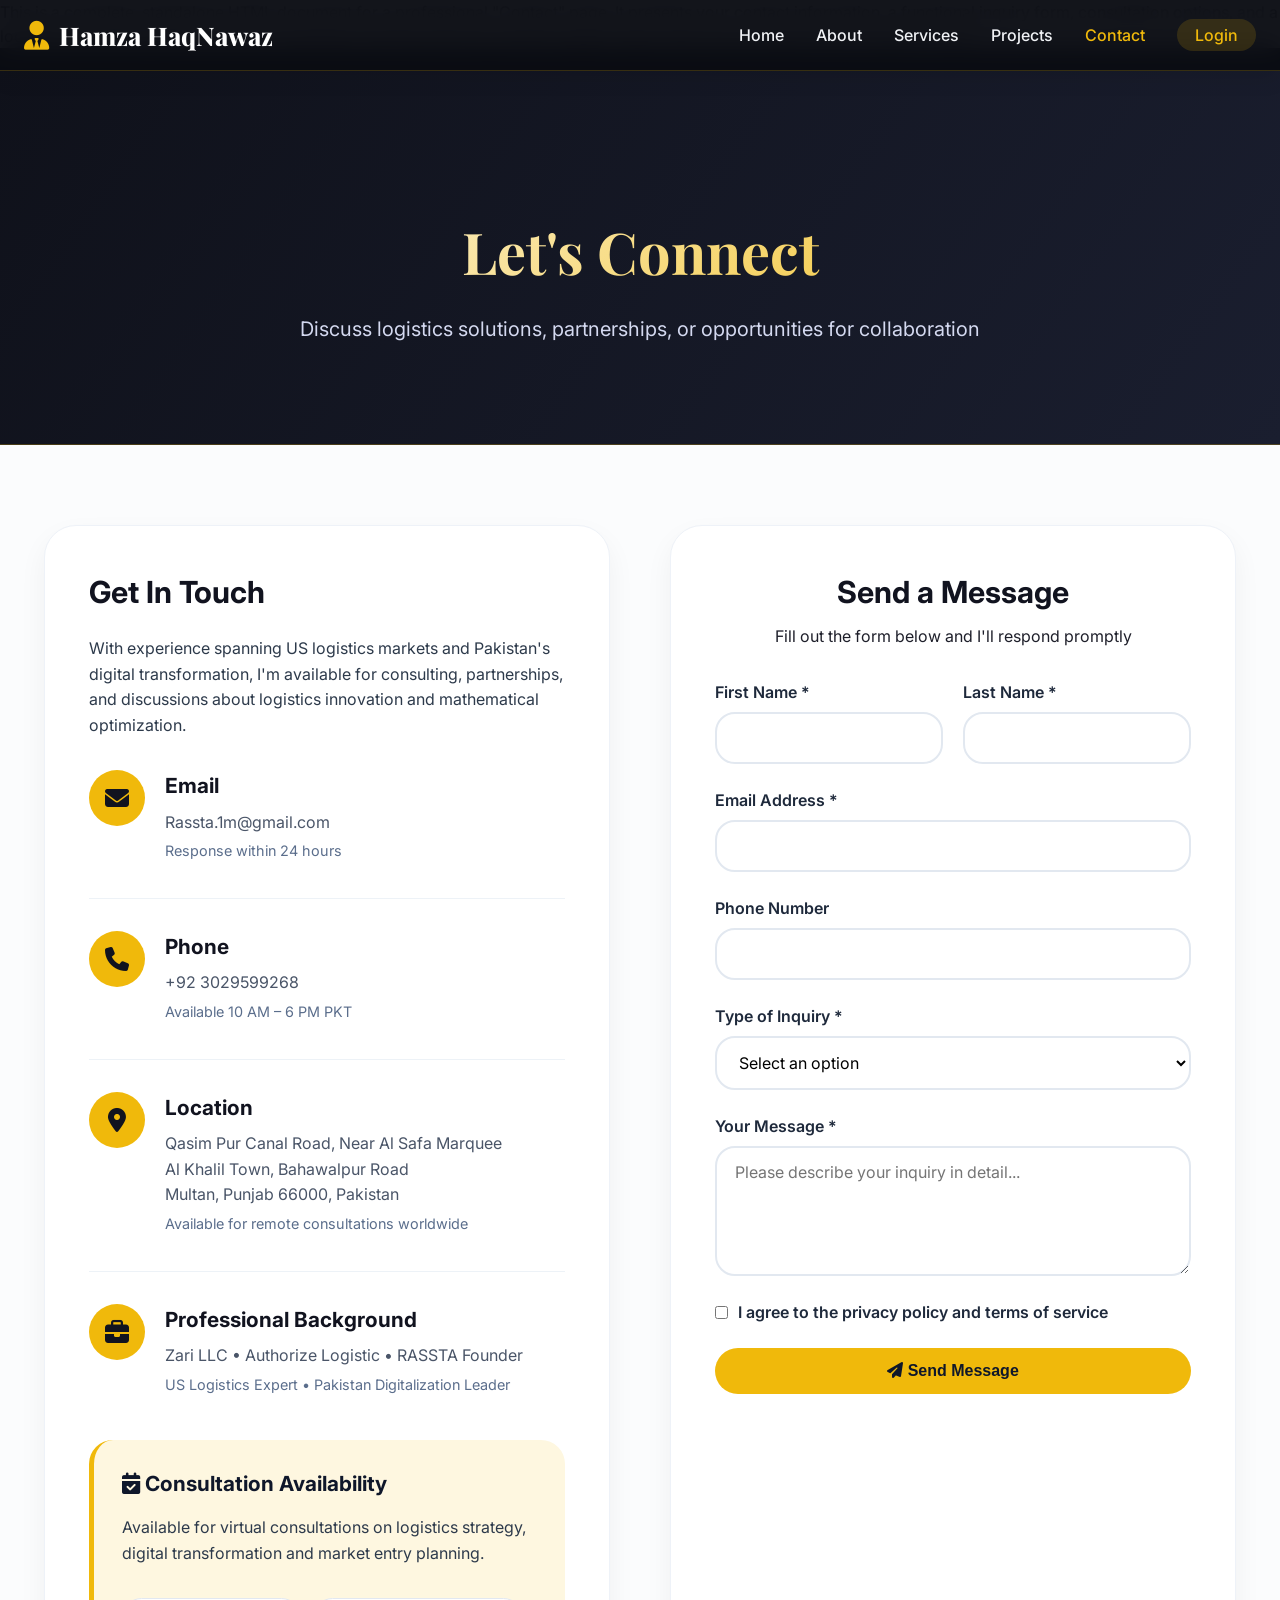
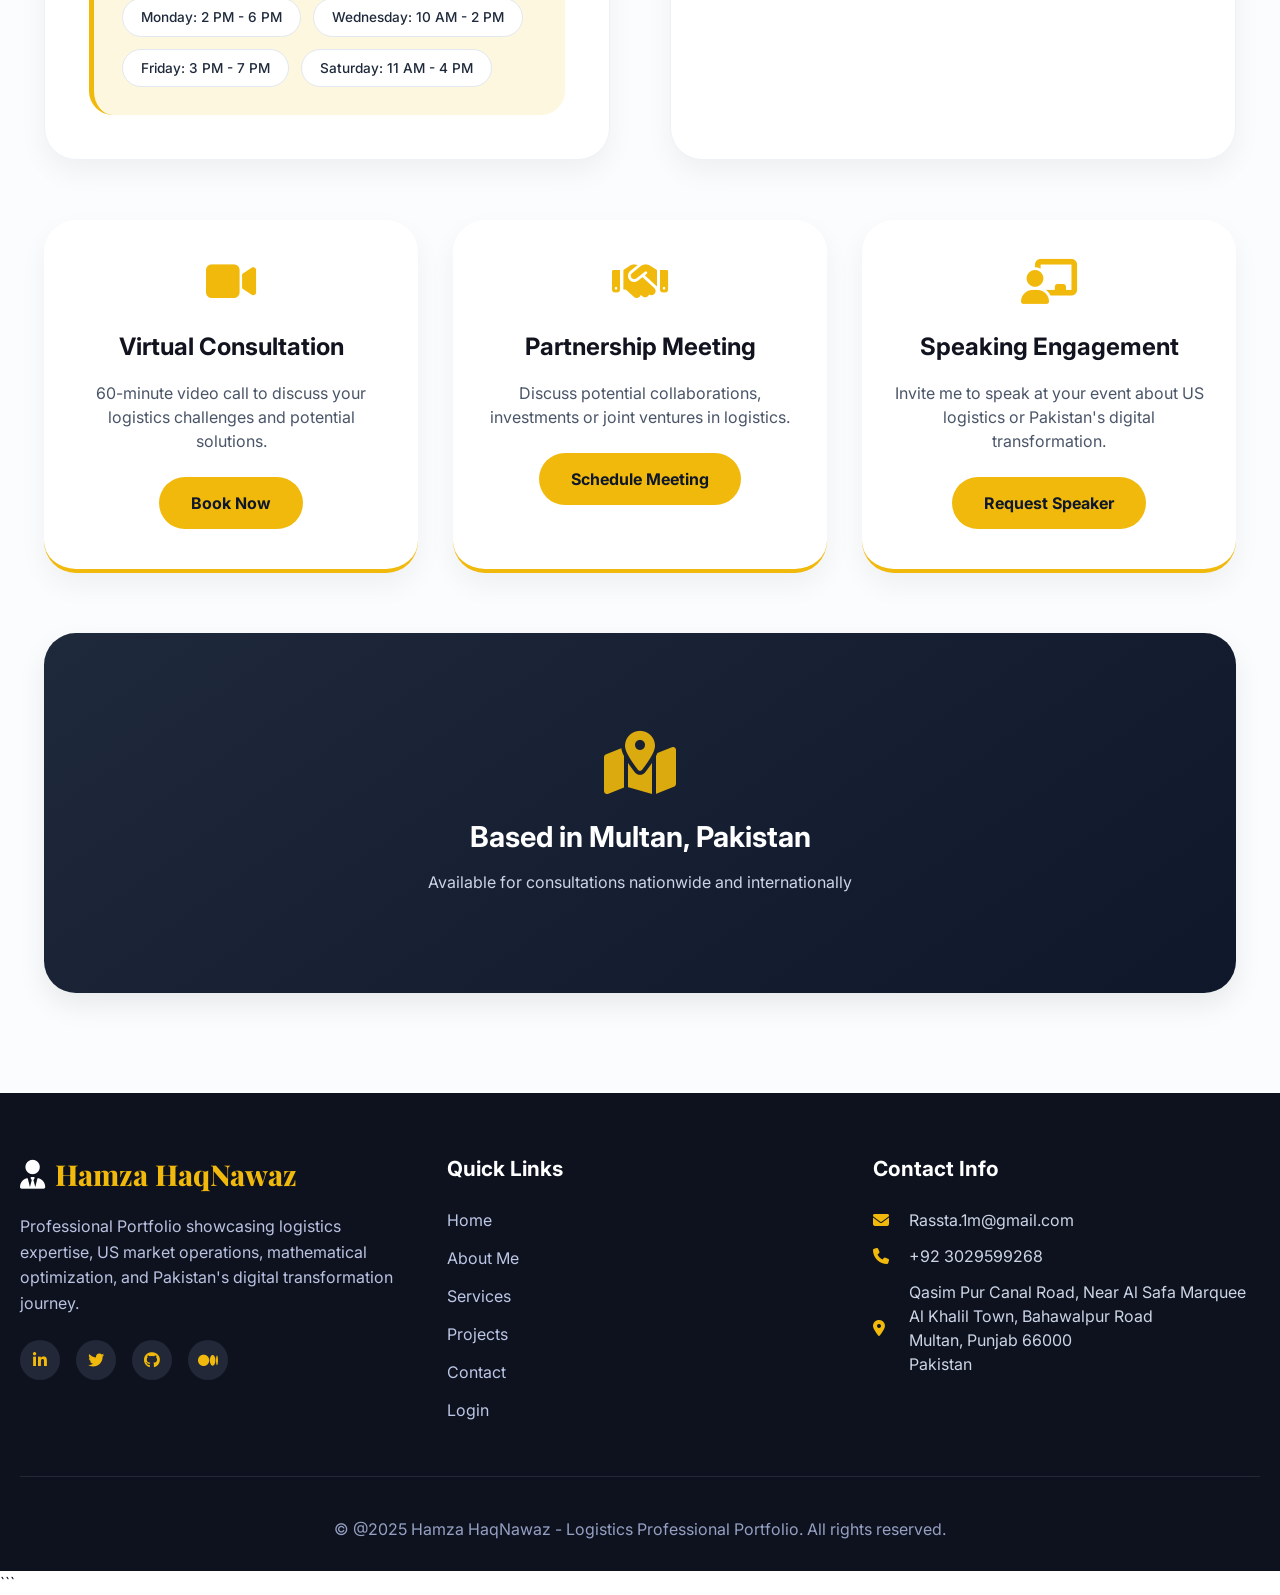
<file: contact.html>
This is a complete, standalone HTML document for a professional "Contact" page. It presents your contact information, a functional inquiry form, consultation options, and a location map placeholder, all styled consistently with the previous portfolio pages using a dark navy and gold color scheme.
```html
<!DOCTYPE html>
<html lang="en">
<head>
    <meta charset="UTF-8">
    <meta name="viewport" content="width=device-width, initial-scale=1.0, viewport-fit=cover">
    <title>Contact | Logistics & Mathematics Professional</title>
    <link rel="stylesheet" href="https://cdnjs.cloudflare.com/ajax/libs/font-awesome/6.4.0/css/all.min.css">
    <link href="https://fonts.googleapis.com/css2?family=Inter:opsz,wght@14..32,300;14..32,400;14..32,500;14..32,600;14..32,700;14..32,800&family=Playfair+Display:wght@700;800;900&display=swap" rel="stylesheet">
    <style>
        * {
            margin: 0;
            padding: 0;
            box-sizing: border-box;
        }

        body {
            font-family: 'Inter', sans-serif;
            background-color: #ffffff;
            color: #1e1f2a;
            line-height: 1.5;
            scroll-behavior: smooth;
        }

        .container {
            max-width: 1280px;
            margin: 0 auto;
            padding: 0 24px;
        }

        /* ===== NAVBAR (consistent with about/services) ===== */
        .navbar {
            position: fixed;
            top: 0;
            width: 100%;
            background: rgba(10, 12, 18, 0.96);
            backdrop-filter: blur(12px);
            z-index: 1000;
            padding: 1rem 0;
            box-shadow: 0 8px 20px rgba(0,0,0,0.08);
            border-bottom: 1px solid rgba(240, 185, 11, 0.2);
        }

        .nav-container {
            max-width: 1280px;
            margin: 0 auto;
            padding: 0 24px;
            display: flex;
            justify-content: space-between;
            align-items: center;
        }

        .logo {
            display: flex;
            align-items: center;
            gap: 10px;
            font-size: 1.6rem;
            font-weight: 800;
            font-family: 'Playfair Display', serif;
            color: #fff;
            text-decoration: none;
        }

        .logo i {
            color: #f0b90b;
            font-size: 1.8rem;
        }

        .nav-links {
            display: flex;
            gap: 2rem;
            list-style: none;
            transition: all 0.3s ease;
        }

        .nav-links li a {
            text-decoration: none;
            font-weight: 500;
            color: #f0f2f5;
            transition: 0.2s;
            font-size: 1rem;
        }

        .nav-links li a:hover,
        .nav-links li a.active {
            color: #f0b90b;
        }

        .btn-link {
            background: rgba(240, 185, 11, 0.15);
            padding: 6px 18px;
            border-radius: 40px;
            color: #f0b90b !important;
            font-weight: 600;
        }

        .mobile-menu-btn {
            display: none;
            background: none;
            border: none;
            font-size: 1.8rem;
            color: #f0b90b;
            cursor: pointer;
        }

        /* ===== HERO SECTION ===== */
        .contact-hero {
            padding: 160px 20px 100px;
            background: linear-gradient(125deg, #0f111a 0%, #1a1e2f 100%);
            color: white;
            text-align: center;
            border-bottom: 1px solid rgba(240, 185, 11, 0.25);
        }

        .contact-hero h1 {
            font-size: 3.6rem;
            font-family: 'Playfair Display', serif;
            margin-bottom: 20px;
            background: linear-gradient(135deg, #ffffff, #f0b90b);
            background-clip: text;
            -webkit-background-clip: text;
            color: transparent;
        }

        .hero-subtitle {
            font-size: 1.25rem;
            color: #d4d9f0;
            max-width: 720px;
            margin: 0 auto;
        }

        /* ===== CONTENT SECTIONS ===== */
        .contact-content {
            padding: 60px 20px 80px;
            background: #fbfcfd;
        }

        .contact-container {
            display: grid;
            grid-template-columns: 1fr 1fr;
            gap: 60px;
            margin: 20px 0 60px;
        }

        /* contact info card */
        .contact-info {
            background: white;
            border-radius: 32px;
            padding: 44px;
            box-shadow: 0 12px 28px rgba(0, 0, 0, 0.05);
            border: 1px solid #eef2f8;
        }

        .contact-info .section-title h2 {
            font-size: 2rem;
            margin-bottom: 16px;
        }

        .contact-info p {
            color: #2d3a4b;
            line-height: 1.6;
            margin-bottom: 32px;
        }

        .contact-details {
            margin-top: 20px;
        }

        .contact-item {
            display: flex;
            align-items: flex-start;
            gap: 20px;
            margin-bottom: 32px;
            padding-bottom: 32px;
            border-bottom: 1px solid #edf2f7;
        }

        .contact-item:last-child {
            border-bottom: none;
            margin-bottom: 0;
            padding-bottom: 0;
        }

        .contact-icon {
            width: 56px;
            height: 56px;
            background: #f0b90b;
            border-radius: 60%;
            display: flex;
            align-items: center;
            justify-content: center;
            flex-shrink: 0;
        }

        .contact-icon i {
            color: #11131f;
            font-size: 1.5rem;
        }

        .contact-item-content h4 {
            font-size: 1.3rem;
            color: #11131f;
            margin-bottom: 8px;
        }

        .contact-item-content p {
            color: #4a5568;
            margin-bottom: 4px;
        }

        .availability {
            background: #fef7e0;
            padding: 28px;
            border-radius: 24px;
            margin-top: 40px;
            border-left: 5px solid #f0b90b;
        }

        .availability h4 {
            font-size: 1.3rem;
            margin-bottom: 16px;
            color: #0f172a;
        }

        .availability-slots {
            display: flex;
            flex-wrap: wrap;
            gap: 12px;
            margin-top: 20px;
        }

        .slot {
            background: white;
            padding: 8px 18px;
            border-radius: 40px;
            font-weight: 500;
            font-size: 0.85rem;
            border: 1px solid #e2e8f0;
            color: #1e293b;
        }

        /* contact form */
        .contact-form {
            background: white;
            border-radius: 32px;
            padding: 44px;
            box-shadow: 0 12px 28px rgba(0, 0, 0, 0.05);
            border: 1px solid #eef2f8;
        }

        .form-header {
            text-align: center;
            margin-bottom: 32px;
        }

        .form-header h3 {
            font-size: 1.9rem;
            color: #11131f;
            margin-bottom: 8px;
        }

        .form-group {
            margin-bottom: 24px;
        }

        .form-group label {
            display: block;
            font-weight: 600;
            margin-bottom: 8px;
            color: #1e293b;
        }

        .form-group input,
        .form-group select,
        .form-group textarea {
            width: 100%;
            padding: 14px 18px;
            border: 2px solid #e2e8f0;
            border-radius: 20px;
            font-family: 'Inter', sans-serif;
            font-size: 1rem;
            transition: 0.2s;
            background: white;
        }

        .form-group input:focus,
        .form-group select:focus,
        .form-group textarea:focus {
            outline: none;
            border-color: #f0b90b;
            box-shadow: 0 0 0 3px rgba(240, 185, 11, 0.2);
        }

        .form-group textarea {
            min-height: 130px;
            resize: vertical;
        }

        .form-row {
            display: grid;
            grid-template-columns: 1fr 1fr;
            gap: 20px;
        }

        .btn {
            display: inline-block;
            background: #f0b90b;
            color: #0f172a;
            padding: 14px 32px;
            border-radius: 40px;
            font-weight: 700;
            text-decoration: none;
            transition: all 0.25s;
            font-size: 1rem;
            border: none;
            cursor: pointer;
            text-align: center;
        }

        .btn:hover {
            background: #ffcd3c;
            transform: translateY(-3px);
            box-shadow: 0 8px 20px rgba(240,185,11,0.3);
        }

        .success-message {
            display: none;
            background: linear-gradient(135deg, #10b981, #059669);
            color: white;
            padding: 28px;
            border-radius: 24px;
            text-align: center;
            margin-top: 32px;
        }

        .consultation-options {
            display: grid;
            grid-template-columns: repeat(auto-fit, minmax(280px, 1fr));
            gap: 35px;
            margin: 60px 0;
        }

        .consultation-card {
            background: white;
            padding: 40px 28px;
            border-radius: 32px;
            text-align: center;
            box-shadow: 0 12px 28px rgba(0, 0, 0, 0.05);
            transition: all 0.25s;
            border-bottom: 4px solid #f0b90b;
        }

        .consultation-card:hover {
            transform: translateY(-8px);
            box-shadow: 0 20px 30px -12px rgba(0, 0, 0, 0.12);
        }

        .consultation-card i {
            font-size: 2.8rem;
            color: #f0b90b;
            margin-bottom: 24px;
        }

        .consultation-card h4 {
            font-size: 1.5rem;
            margin-bottom: 16px;
            color: #11131f;
        }

        .consultation-card p {
            color: #4a5568;
            margin-bottom: 24px;
        }

        .map-section {
            margin: 40px 0 20px;
            border-radius: 32px;
            overflow: hidden;
            box-shadow: 0 12px 28px rgba(0, 0, 0, 0.08);
        }

        .map-placeholder {
            height: 360px;
            background: linear-gradient(145deg, #1e293b, #0f172a);
            display: flex;
            flex-direction: column;
            align-items: center;
            justify-content: center;
            color: #f0b90b;
            text-align: center;
        }

        .map-placeholder i {
            font-size: 4rem;
            margin-bottom: 20px;
            opacity: 0.9;
        }

        .map-placeholder h3 {
            font-size: 1.8rem;
            color: white;
        }

        /* footer (consistent with about page) */
        .footer {
            background: #0e121f;
            color: #cdd4f0;
            padding: 60px 20px 30px;
        }

        .footer-content {
            max-width: 1280px;
            margin: 0 auto;
            display: grid;
            grid-template-columns: repeat(auto-fit, minmax(260px, 1fr));
            gap: 40px;
        }

        .footer-logo {
            display: flex;
            align-items: center;
            gap: 10px;
            font-size: 1.8rem;
            font-weight: 800;
            font-family: 'Playfair Display', serif;
            color: white;
            margin-bottom: 18px;
        }

        .footer-logo span {
            color: #f0b90b;
        }

        .footer-about p {
            color: #b9c2e0;
            line-height: 1.6;
            margin: 16px 0;
        }

        .social-links {
            display: flex;
            gap: 16px;
            margin-top: 24px;
        }

        .social-links a {
            background: #232838;
            color: #f0b90b;
            width: 40px;
            height: 40px;
            border-radius: 50%;
            display: inline-flex;
            align-items: center;
            justify-content: center;
            transition: 0.2s;
            text-decoration: none;
        }

        .social-links a:hover {
            background: #f0b90b;
            color: #0e121f;
        }

        .footer-links h4, .footer-contact h4 {
            font-size: 1.3rem;
            margin-bottom: 24px;
            color: white;
        }

        .footer-links ul {
            list-style: none;
        }

        .footer-links ul li {
            margin-bottom: 14px;
        }

        .footer-links ul li a {
            text-decoration: none;
            color: #bcc7e6;
            transition: 0.2s;
        }

        .footer-links ul li a:hover {
            color: #f0b90b;
        }

        .footer-contact p {
            margin-bottom: 12px;
            display: flex;
            align-items: center;
            gap: 12px;
            flex-wrap: wrap;
            color: #cbd5e6;
        }

        .footer-contact p i {
            color: #f0b90b;
            width: 24px;
        }

        .footer-bottom {
            text-align: center;
            padding-top: 40px;
            margin-top: 40px;
            border-top: 1px solid #232838;
            color: #95a0c2;
        }

        /* responsive */
        @media (max-width: 880px) {
            .mobile-menu-btn {
                display: block;
            }
            .nav-links {
                position: fixed;
                top: 75px;
                left: -100%;
                background: #0f111a;
                width: 80%;
                height: calc(100vh - 75px);
                flex-direction: column;
                align-items: center;
                justify-content: flex-start;
                padding: 2rem;
                gap: 2rem;
                transition: 0.3s;
                box-shadow: 4px 0 20px rgba(0,0,0,0.3);
                z-index: 999;
            }
            .nav-links.active {
                left: 0;
            }
            .contact-hero h1 {
                font-size: 2.5rem;
            }
            .contact-container {
                grid-template-columns: 1fr;
                gap: 40px;
            }
            .form-row {
                grid-template-columns: 1fr;
            }
            .contact-info, .contact-form {
                padding: 32px;
            }
        }
        @media (max-width: 640px) {
            .consultation-options {
                grid-template-columns: 1fr;
            }
            .contact-item {
                flex-direction: column;
                gap: 12px;
            }
        }
    </style>
</head>
<body>
    <!-- Navigation (consistent with about/services) -->
    <nav class="navbar">
        <div class="nav-container">
            <a href="index.html" class="logo">
                <i class="fas fa-user-tie"></i>
                <span>Hamza HaqNawaz</span>
            </a>
            <button class="mobile-menu-btn" id="mobileMenuBtn">
                <i class="fas fa-bars"></i>
            </button>
            <ul class="nav-links" id="navLinks">
                <li><a href="index.html">Home</a></li>
                <li><a href="about.html">About</a></li>
                <li><a href="services.html">Services</a></li>
                <li><a href="projects.html">Projects</a></li>
                <li><a href="contact.html" class="active">Contact</a></li>
                <li><a href="login.html" class="btn-link">Login</a></li>
            </ul>
        </div>
    </nav>

    <!-- Contact Hero -->
    <section class="contact-hero">
        <div class="container">
            <h1>Let's Connect</h1>
            <p class="hero-subtitle">Discuss logistics solutions, partnerships, or opportunities for collaboration</p>
        </div>
    </section>

    <!-- Main Contact Section -->
    <section class="contact-content">
        <div class="container">
            <div class="contact-container">
                <!-- Contact Information (left) -->
                <div class="contact-info">
                    <div class="form-header" style="text-align: left; margin-bottom: 20px;">
                        <h3 style="font-size: 1.9rem;">Get In Touch</h3>
                    </div>
                    <p>With experience spanning US logistics markets and Pakistan's digital transformation, I'm available for consulting, partnerships, and discussions about logistics innovation and mathematical optimization.</p>
                    
                    <div class="contact-details">
                        <div class="contact-item">
                            <div class="contact-icon"><i class="fas fa-envelope"></i></div>
                            <div class="contact-item-content">
                                <h4>Email</h4>
                                <p>Rassta.1m@gmail.com</p>
                                <p style="color: #5b6e8c; font-size: 0.9rem;">Response within 24 hours</p>
                            </div>
                        </div>
                        <div class="contact-item">
                            <div class="contact-icon"><i class="fas fa-phone"></i></div>
                            <div class="contact-item-content">
                                <h4>Phone</h4>
                                <p>+92 3029599268</p>
                                <p style="color: #5b6e8c; font-size: 0.9rem;">Available 10 AM – 6 PM PKT</p>
                            </div>
                        </div>
                        <div class="contact-item">
                            <div class="contact-icon"><i class="fas fa-map-marker-alt"></i></div>
                            <div class="contact-item-content">
                                <h4>Location</h4>
                                <p>Qasim Pur Canal Road, Near Al Safa Marquee<br>Al Khalil Town, Bahawalpur Road<br>Multan, Punjab 66000, Pakistan</p>
                                <p style="color: #5b6e8c; font-size: 0.9rem;">Available for remote consultations worldwide</p>
                            </div>
                        </div>
                        <div class="contact-item">
                            <div class="contact-icon"><i class="fas fa-briefcase"></i></div>
                            <div class="contact-item-content">
                                <h4>Professional Background</h4>
                                <p>Zari LLC • Authorize Logistic • RASSTA Founder</p>
                                <p style="color: #5b6e8c; font-size: 0.9rem;">US Logistics Expert • Pakistan Digitalization Leader</p>
                            </div>
                        </div>
                    </div>

                    <div class="availability">
                        <h4><i class="fas fa-calendar-check"></i> Consultation Availability</h4>
                        <p>Available for virtual consultations on logistics strategy, digital transformation and market entry planning.</p>
                        <div class="availability-slots">
                            <div class="slot">Monday: 2 PM - 6 PM</div>
                            <div class="slot">Wednesday: 10 AM - 2 PM</div>
                            <div class="slot">Friday: 3 PM - 7 PM</div>
                            <div class="slot">Saturday: 11 AM - 4 PM</div>
                        </div>
                    </div>
                </div>

                <!-- Contact Form (right) -->
                <div class="contact-form">
                    <div class="form-header">
                        <h3>Send a Message</h3>
                        <p>Fill out the form below and I'll respond promptly</p>
                    </div>
                    <form id="contactForm">
                        <div class="form-row">
                            <div class="form-group">
                                <label for="firstName">First Name *</label>
                                <input type="text" id="firstName" required>
                            </div>
                            <div class="form-group">
                                <label for="lastName">Last Name *</label>
                                <input type="text" id="lastName" required>
                            </div>
                        </div>
                        <div class="form-group">
                            <label for="email">Email Address *</label>
                            <input type="email" id="email" required>
                        </div>
                        <div class="form-group">
                            <label for="phone">Phone Number</label>
                            <input type="tel" id="phone">
                        </div>
                        <div class="form-group">
                            <label for="inquiryType">Type of Inquiry *</label>
                            <select id="inquiryType" required>
                                <option value="">Select an option</option>
                                <option value="consultation">Logistics Consultation</option>
                                <option value="partnership">Partnership Opportunity</option>
                                <option value="project">Project Collaboration</option>
                                <option value="rassta">RASSTA Interest</option>
                                <option value="speaking">Speaking Engagement</option>
                                <option value="other">Other</option>
                            </select>
                        </div>
                        <div class="form-group">
                            <label for="message">Your Message *</label>
                            <textarea id="message" required placeholder="Please describe your inquiry in detail..."></textarea>
                        </div>
                        <div class="form-group">
                            <label style="display: flex; align-items: center; gap: 10px;">
                                <input type="checkbox" required style="width: auto;"> I agree to the privacy policy and terms of service
                            </label>
                        </div>
                        <button type="submit" class="btn" style="width: 100%;"><i class="fas fa-paper-plane"></i> Send Message</button>
                    </form>
                    <div id="successMessage" class="success-message">
                        <i class="fas fa-check-circle" style="font-size: 3rem; margin-bottom: 16px;"></i>
                        <h3>Message Sent Successfully!</h3>
                        <p>Thank you for your message. I'll respond within 24 hours.</p>
                    </div>
                </div>
            </div>

            <!-- Consultation Options -->
            <div class="consultation-options">
                <div class="consultation-card">
                    <i class="fas fa-video"></i>
                    <h4>Virtual Consultation</h4>
                    <p>60-minute video call to discuss your logistics challenges and potential solutions.</p>
                    <a href="#contactForm" class="btn" style="background: #f0b90b;">Book Now</a>
                </div>
                <div class="consultation-card">
                    <i class="fas fa-handshake"></i>
                    <h4>Partnership Meeting</h4>
                    <p>Discuss potential collaborations, investments or joint ventures in logistics.</p>
                    <a href="#contactForm" class="btn" style="background: #f0b90b;">Schedule Meeting</a>
                </div>
                <div class="consultation-card">
                    <i class="fas fa-chalkboard-user"></i>
                    <h4>Speaking Engagement</h4>
                    <p>Invite me to speak at your event about US logistics or Pakistan's digital transformation.</p>
                    <a href="#contactForm" class="btn" style="background: #f0b90b;">Request Speaker</a>
                </div>
            </div>

            <!-- Map Section -->
            <div class="map-section">
                <div class="map-placeholder">
                    <i class="fas fa-map-marked-alt"></i>
                    <h3>Based in Multan, Pakistan</h3>
                    <p style="color: #cbd5e6; margin-top: 12px;">Available for consultations nationwide and internationally</p>
                </div>
            </div>
        </div>
    </section>

    <!-- Footer (consistent) -->
    <footer class="footer">
        <div class="footer-content">
            <div class="footer-about">
                <div class="footer-logo">
                    <i class="fas fa-user-tie"></i>
                    <span>Hamza HaqNawaz</span>
                </div>
                <p>Professional Portfolio showcasing logistics expertise, US market operations, mathematical optimization, and Pakistan's digital transformation journey.</p>
                <div class="social-links">
                    <a href="#"><i class="fab fa-linkedin-in"></i></a>
                    <a href="#"><i class="fab fa-twitter"></i></a>
                    <a href="#"><i class="fab fa-github"></i></a>
                    <a href="#"><i class="fab fa-medium"></i></a>
                </div>
            </div>
            <div class="footer-links">
                <h4>Quick Links</h4>
                <ul>
                    <li><a href="index.html">Home</a></li>
                    <li><a href="about.html">About Me</a></li>
                    <li><a href="services.html">Services</a></li>
                    <li><a href="projects.html">Projects</a></li>
                    <li><a href="contact.html">Contact</a></li>
                    <li><a href="login.html">Login</a></li>
                </ul>
            </div>
            <div class="footer-contact">
                <h4>Contact Info</h4>
                <p><i class="fas fa-envelope"></i> Rassta.1m@gmail.com</p>
                <p><i class="fas fa-phone"></i> +92 3029599268</p>
                <p><i class="fas fa-map-marker-alt"></i> Qasim Pur Canal Road, Near Al Safa Marquee<br>Al Khalil Town, Bahawalpur Road<br>Multan, Punjab 66000<br>Pakistan</p>
            </div>
        </div>
        <div class="footer-bottom">
            <p>&copy; @2025 Hamza HaqNawaz - Logistics Professional Portfolio. All rights reserved.</p>
        </div>
    </footer>

    <script>
        // Mobile menu toggle
        const mobileBtn = document.getElementById('mobileMenuBtn');
        const navLinks = document.getElementById('navLinks');
        if (mobileBtn && navLinks) {
            mobileBtn.addEventListener('click', () => {
                navLinks.classList.toggle('active');
            });
            navLinks.querySelectorAll('a').forEach(link => {
                link.addEventListener('click', () => navLinks.classList.remove('active'));
            });
        }

        // Contact form handling (professional validation + success message)
        const contactForm = document.getElementById('contactForm');
        const successMsgDiv = document.getElementById('successMessage');

        if (contactForm) {
            contactForm.addEventListener('submit', function(e) {
                e.preventDefault();

                // Get fields
                const firstName = document.getElementById('firstName').value.trim();
                const lastName = document.getElementById('lastName').value.trim();
                const email = document.getElementById('email').value.trim();
                const inquiryType = document.getElementById('inquiryType').value;
                const message = document.getElementById('message').value.trim();

                // Validation
                if (!firstName || !lastName || !email || !inquiryType || !message) {
                    alert('Please fill in all required fields.');
                    return;
                }
                const emailRegex = /^[^\s@]+@[^\s@]+\.[^\s@]+$/;
                if (!emailRegex.test(email)) {
                    alert('Please enter a valid email address.');
                    return;
                }

                // Show success message
                successMsgDiv.style.display = 'block';
                successMsgDiv.scrollIntoView({ behavior: 'smooth', block: 'nearest' });

                // Reset form after 5 seconds
                setTimeout(() => {
                    contactForm.reset();
                    successMsgDiv.style.display = 'none';
                }, 5000);

                // For demo: log to console
                console.log('Contact form submitted:', { firstName, lastName, email, inquiryType, message });
            });
        }

        // Optional auto-fill for demo: when inquiry type changes, prefill message example
        const inquirySelect = document.getElementById('inquiryType');
        const msgTextarea = document.getElementById('message');
        if (inquirySelect && msgTextarea) {
            inquirySelect.addEventListener('change', function() {
                if (this.value === 'consultation' && !msgTextarea.value) {
                    msgTextarea.value = "I'd like to schedule a consultation to discuss logistics optimization for my operations. Please let me know your availability.";
                } else if (this.value === 'partnership' && !msgTextarea.value) {
                    msgTextarea.value = "I'm interested in exploring a potential partnership or collaboration in the logistics space. Let's connect.";
                }
            });
        }
    </script>
</body>
</html>
```
</file>
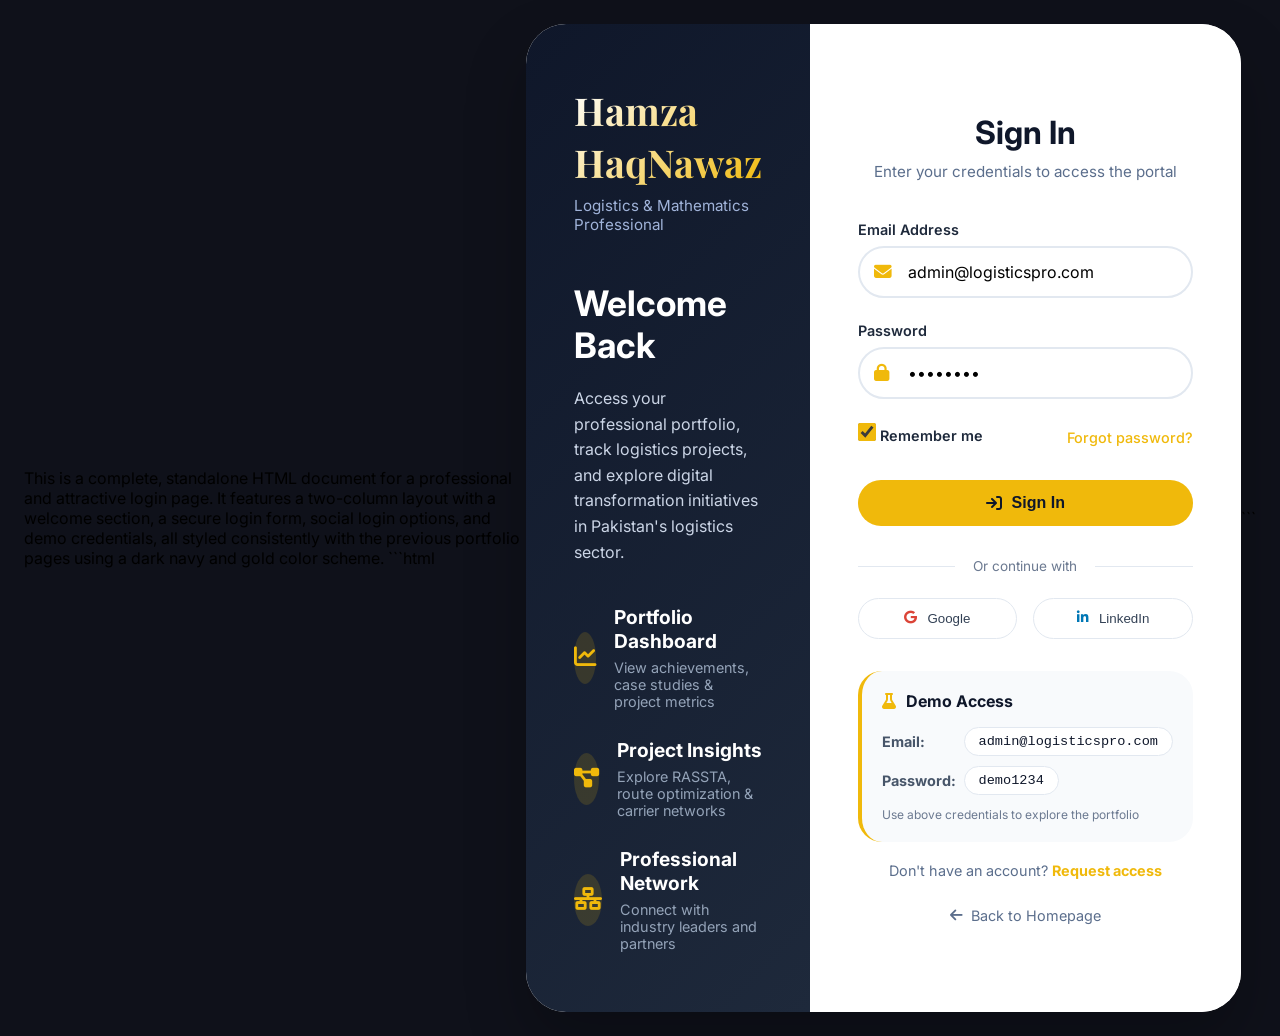
<file: login.html>
This is a complete, standalone HTML document for a professional and attractive login page. It features a two-column layout with a welcome section, a secure login form, social login options, and demo credentials, all styled consistently with the previous portfolio pages using a dark navy and gold color scheme.
```html
<!DOCTYPE html>
<html lang="en">
<head>
    <meta charset="UTF-8">
    <meta name="viewport" content="width=device-width, initial-scale=1.0, viewport-fit=cover">
    <title>Login | Logistics & Mathematics Professional</title>
    <link rel="stylesheet" href="https://cdnjs.cloudflare.com/ajax/libs/font-awesome/6.4.0/css/all.min.css">
    <link href="https://fonts.googleapis.com/css2?family=Inter:opsz,wght@14..32,300;14..32,400;14..32,500;14..32,600;14..32,700;14..32,800&family=Playfair+Display:wght@700;800;900&display=swap" rel="stylesheet">
    <style>
        * {
            margin: 0;
            padding: 0;
            box-sizing: border-box;
        }

        body {
            font-family: 'Inter', sans-serif;
            background: #0f111a;
            min-height: 100vh;
            display: flex;
            align-items: center;
            justify-content: center;
            padding: 24px;
        }

        /* Login Container */
        .login-page {
            width: 100%;
            max-width: 1200px;
            margin: 0 auto;
        }

        .login-container {
            display: flex;
            border-radius: 40px;
            overflow: hidden;
            background: #ffffff;
            box-shadow: 0 30px 60px rgba(0, 0, 0, 0.25);
            transition: all 0.3s ease;
        }

        /* Left Panel (Welcome) */
        .login-left {
            flex: 1.2;
            background: linear-gradient(135deg, #0f172a 0%, #1e293b 100%);
            padding: 60px 48px;
            color: white;
            display: flex;
            flex-direction: column;
            justify-content: center;
        }

        .login-logo {
            margin-bottom: 48px;
        }

        .login-logo h1 {
            font-size: 2.4rem;
            font-family: 'Playfair Display', serif;
            background: linear-gradient(135deg, #ffffff, #f0b90b);
            background-clip: text;
            -webkit-background-clip: text;
            color: transparent;
            margin-bottom: 8px;
        }

        .login-logo p {
            color: #a0b3d9;
            font-size: 0.95rem;
        }

        .welcome-message h2 {
            font-size: 2.2rem;
            margin-bottom: 20px;
            font-weight: 700;
        }

        .welcome-message p {
            color: #cbd5e6;
            line-height: 1.6;
            margin-bottom: 40px;
        }

        .features-list {
            display: flex;
            flex-direction: column;
            gap: 28px;
        }

        .feature-item {
            display: flex;
            align-items: center;
            gap: 18px;
        }

        .feature-icon {
            width: 52px;
            height: 52px;
            background: rgba(240, 185, 11, 0.15);
            border-radius: 60%;
            display: flex;
            align-items: center;
            justify-content: center;
            color: #f0b90b;
            font-size: 1.4rem;
        }

        .feature-text h4 {
            font-size: 1.2rem;
            margin-bottom: 6px;
            color: white;
        }

        .feature-text p {
            color: #94a3b8;
            font-size: 0.9rem;
            margin: 0;
        }

        /* Right Panel (Login Form) */
        .login-right {
            flex: 1;
            padding: 60px 48px;
            background: white;
            display: flex;
            align-items: center;
            justify-content: center;
        }

        .login-form-container {
            width: 100%;
            max-width: 400px;
        }

        .form-header {
            text-align: center;
            margin-bottom: 40px;
        }

        .form-header h2 {
            font-size: 2rem;
            color: #0f172a;
            margin-bottom: 10px;
            font-weight: 700;
        }

        .form-header p {
            color: #5b6e8c;
            font-size: 0.95rem;
        }

        .login-form .form-group {
            margin-bottom: 24px;
        }

        .login-form label {
            display: block;
            font-weight: 600;
            margin-bottom: 8px;
            color: #1e293b;
            font-size: 0.9rem;
        }

        .input-with-icon {
            position: relative;
        }

        .input-with-icon i {
            position: absolute;
            left: 16px;
            top: 50%;
            transform: translateY(-50%);
            color: #f0b90b;
            font-size: 1.1rem;
        }

        .login-form input {
            width: 100%;
            padding: 14px 16px 14px 48px;
            border: 2px solid #e2e8f0;
            border-radius: 28px;
            font-size: 1rem;
            font-family: 'Inter', sans-serif;
            transition: all 0.2s;
            background: white;
        }

        .login-form input:focus {
            outline: none;
            border-color: #f0b90b;
            box-shadow: 0 0 0 4px rgba(240, 185, 11, 0.15);
        }

        .form-options {
            display: flex;
            justify-content: space-between;
            align-items: center;
            margin: 20px 0 28px;
        }

        .remember-me {
            display: flex;
            align-items: center;
            gap: 8px;
        }

        .remember-me input {
            width: 18px;
            height: 18px;
            accent-color: #f0b90b;
        }

        .remember-me label {
            margin: 0;
            font-weight: 500;
            font-size: 0.9rem;
            color: #334155;
        }

        .forgot-password {
            color: #f0b90b;
            text-decoration: none;
            font-size: 0.9rem;
            font-weight: 500;
            transition: 0.2s;
        }

        .forgot-password:hover {
            color: #d4a203;
            text-decoration: underline;
        }

        .btn-login {
            width: 100%;
            background: #f0b90b;
            color: #0f172a;
            padding: 14px;
            border: none;
            border-radius: 40px;
            font-weight: 800;
            font-size: 1rem;
            cursor: pointer;
            transition: all 0.25s;
            display: flex;
            align-items: center;
            justify-content: center;
            gap: 10px;
        }

        .btn-login:hover {
            background: #ffcd3c;
            transform: translateY(-2px);
            box-shadow: 0 8px 20px rgba(240, 185, 11, 0.3);
        }

        .alternative-login {
            text-align: center;
            margin: 32px 0 24px;
            position: relative;
        }

        .alternative-login::before {
            content: '';
            position: absolute;
            left: 0;
            top: 50%;
            width: 100%;
            height: 1px;
            background: #e2e8f0;
        }

        .alternative-login span {
            background: white;
            padding: 0 18px;
            color: #6c7a91;
            font-size: 0.85rem;
            position: relative;
            z-index: 1;
        }

        .social-login {
            display: flex;
            gap: 16px;
            margin-bottom: 32px;
        }

        .social-btn {
            flex: 1;
            padding: 12px;
            border: 1.5px solid #e2e8f0;
            border-radius: 40px;
            background: white;
            display: flex;
            align-items: center;
            justify-content: center;
            gap: 10px;
            font-weight: 500;
            cursor: pointer;
            transition: 0.2s;
            color: #334155;
        }

        .social-btn:hover {
            background: #f8fafc;
            border-color: #f0b90b;
            transform: translateY(-2px);
        }

        .social-btn.google i {
            color: #db4437;
        }

        .social-btn.linkedin i {
            color: #0077b5;
        }

        .demo-credentials {
            background: #f8fafc;
            padding: 20px;
            border-radius: 24px;
            margin: 20px 0;
            border-left: 4px solid #f0b90b;
        }

        .demo-credentials h4 {
            display: flex;
            align-items: center;
            gap: 10px;
            color: #0f172a;
            margin-bottom: 16px;
            font-size: 1rem;
        }

        .demo-credentials h4 i {
            color: #f0b90b;
        }

        .credential-item {
            display: flex;
            align-items: center;
            gap: 12px;
            margin-bottom: 10px;
            font-size: 0.9rem;
        }

        .credential-label {
            font-weight: 700;
            width: 70px;
            color: #475569;
        }

        .credential-value {
            background: white;
            padding: 6px 14px;
            border-radius: 40px;
            font-family: monospace;
            font-size: 0.85rem;
            border: 1px solid #e2e8f0;
            color: #0f172a;
        }

        .register-link {
            text-align: center;
            font-size: 0.9rem;
            color: #5b6e8c;
        }

        .register-link a {
            color: #f0b90b;
            font-weight: 700;
            text-decoration: none;
        }

        .register-link a:hover {
            text-decoration: underline;
        }

        .back-home {
            text-align: center;
            margin-top: 28px;
        }

        .back-home a {
            color: #5b6e8c;
            text-decoration: none;
            font-size: 0.9rem;
            display: inline-flex;
            align-items: center;
            gap: 8px;
            transition: 0.2s;
        }

        .back-home a:hover {
            color: #f0b90b;
            gap: 12px;
        }

        /* Responsive */
        @media (max-width: 900px) {
            .login-container {
                flex-direction: column;
                border-radius: 32px;
            }
            .login-left {
                padding: 40px 32px;
            }
            .login-right {
                padding: 48px 32px;
            }
            .feature-item {
                gap: 14px;
            }
        }

        @media (max-width: 520px) {
            body {
                padding: 16px;
            }
            .login-left, .login-right {
                padding: 32px 24px;
            }
            .social-login {
                flex-direction: column;
            }
        }

        /* Shake animation */
        @keyframes shake {
            0%, 100% { transform: translateX(0); }
            20%, 60% { transform: translateX(-6px); }
            40%, 80% { transform: translateX(6px); }
        }
        .shake-animation {
            animation: shake 0.4s ease-in-out;
        }
    </style>
</head>
<body>
    <div class="login-page">
        <div class="login-container">
            <!-- Left panel: welcome & features -->
            <div class="login-left">
                <div class="login-logo">
                    <h1>Hamza HaqNawaz</h1>
                    <p>Logistics & Mathematics Professional</p>
                </div>
                <div class="welcome-message">
                    <h2>Welcome Back</h2>
                    <p>Access your professional portfolio, track logistics projects, and explore digital transformation initiatives in Pakistan's logistics sector.</p>
                </div>
                <div class="features-list">
                    <div class="feature-item">
                        <div class="feature-icon"><i class="fas fa-chart-line"></i></div>
                        <div class="feature-text">
                            <h4>Portfolio Dashboard</h4>
                            <p>View achievements, case studies & project metrics</p>
                        </div>
                    </div>
                    <div class="feature-item">
                        <div class="feature-icon"><i class="fas fa-project-diagram"></i></div>
                        <div class="feature-text">
                            <h4>Project Insights</h4>
                            <p>Explore RASSTA, route optimization & carrier networks</p>
                        </div>
                    </div>
                    <div class="feature-item">
                        <div class="feature-icon"><i class="fas fa-network-wired"></i></div>
                        <div class="feature-text">
                            <h4>Professional Network</h4>
                            <p>Connect with industry leaders and partners</p>
                        </div>
                    </div>
                </div>
            </div>

            <!-- Right panel: login form -->
            <div class="login-right">
                <div class="login-form-container">
                    <div class="form-header">
                        <h2>Sign In</h2>
                        <p>Enter your credentials to access the portal</p>
                    </div>

                    <form class="login-form" id="loginForm">
                        <div class="form-group">
                            <label for="username">Email Address</label>
                            <div class="input-with-icon">
                                <i class="fas fa-envelope"></i>
                                <input type="email" id="username" placeholder="you@example.com" required>
                            </div>
                        </div>
                        <div class="form-group">
                            <label for="password">Password</label>
                            <div class="input-with-icon">
                                <i class="fas fa-lock"></i>
                                <input type="password" id="password" placeholder="••••••••" required>
                            </div>
                        </div>
                        <div class="form-options">
                            <label class="remember-me">
                                <input type="checkbox" id="remember"> Remember me
                            </label>
                            <a href="#" class="forgot-password" id="forgotPasswordLink">Forgot password?</a>
                        </div>
                        <button type="submit" class="btn-login" id="loginBtn">
                            <i class="fas fa-arrow-right-to-bracket"></i> Sign In
                        </button>
                    </form>

                    <div class="alternative-login">
                        <span>Or continue with</span>
                    </div>
                    <div class="social-login">
                        <button type="button" class="social-btn google" id="googleBtn"><i class="fab fa-google"></i> Google</button>
                        <button type="button" class="social-btn linkedin" id="linkedinBtn"><i class="fab fa-linkedin-in"></i> LinkedIn</button>
                    </div>

                    <!-- Demo credentials card -->
                    <div class="demo-credentials">
                        <h4><i class="fas fa-flask"></i> Demo Access</h4>
                        <div class="credential-item">
                            <span class="credential-label">Email:</span>
                            <span class="credential-value">admin@logisticspro.com</span>
                        </div>
                        <div class="credential-item">
                            <span class="credential-label">Password:</span>
                            <span class="credential-value">demo1234</span>
                        </div>
                        <p style="font-size: 0.75rem; color: #6c7a91; margin-top: 12px;">Use above credentials to explore the portfolio</p>
                    </div>

                    <div class="register-link">
                        <p>Don't have an account? <a href="contact.html">Request access</a></p>
                    </div>
                    <div class="back-home">
                        <a href="index.html"><i class="fas fa-arrow-left"></i> Back to Homepage</a>
                    </div>
                </div>
            </div>
        </div>
    </div>

    <script>
        (function() {
            const loginForm = document.getElementById('loginForm');
            const usernameInput = document.getElementById('username');
            const passwordInput = document.getElementById('password');
            const rememberCheck = document.getElementById('remember');
            const loginBtn = document.getElementById('loginBtn');

            // Demo credentials
            const DEMO_EMAIL = 'admin@logisticspro.com';
            const DEMO_PASS = 'demo1234';

            // Auto-fill demo credentials for convenience (after slight delay)
            setTimeout(() => {
                if (usernameInput && passwordInput) {
                    usernameInput.value = DEMO_EMAIL;
                    passwordInput.value = DEMO_PASS;
                    if (rememberCheck) rememberCheck.checked = true;
                }
            }, 200);

            // Handle form submission
            if (loginForm) {
                loginForm.addEventListener('submit', function(e) {
                    e.preventDefault();
                    
                    const email = usernameInput.value.trim();
                    const password = passwordInput.value.trim();
                    
                    // Validation: accept demo credentials OR any non-empty values (for demo flexibility)
                    let isValid = false;
                    if ((email === DEMO_EMAIL && password === DEMO_PASS) || (email && password)) {
                        isValid = true;
                    }
                    
                    if (isValid) {
                        // Show loading state on button
                        const originalText = loginBtn.innerHTML;
                        loginBtn.innerHTML = '<i class="fas fa-spinner fa-spin"></i> Authenticating...';
                        loginBtn.disabled = true;
                        
                        // Simulate authentication delay
                        setTimeout(() => {
                            // Store login state in localStorage (optional)
                            if (rememberCheck && rememberCheck.checked) {
                                localStorage.setItem('portfolioLoggedIn', 'true');
                                localStorage.setItem('userEmail', email);
                            } else {
                                sessionStorage.setItem('portfolioLoggedIn', 'true');
                            }
                            // Redirect to home page (index.html)
                            window.location.href = 'index.html';
                        }, 1000);
                    } else {
                        // Show error with shake animation
                        const container = document.querySelector('.login-form-container');
                        container.classList.add('shake-animation');
                        setTimeout(() => {
                            container.classList.remove('shake-animation');
                        }, 500);
                        
                        alert('Invalid credentials. Use demo credentials:\nEmail: admin@logisticspro.com\nPassword: demo1234');
                    }
                });
            }
            
            // Forgot password demo
            const forgotLink = document.getElementById('forgotPasswordLink');
            if (forgotLink) {
                forgotLink.addEventListener('click', function(e) {
                    e.preventDefault();
                    alert('Password reset is not active in demo. Use demo credentials: admin@logisticspro.com / demo1234');
                });
            }
            
            // Social login placeholders
            const googleBtn = document.getElementById('googleBtn');
            const linkedinBtn = document.getElementById('linkedinBtn');
            if (googleBtn) {
                googleBtn.addEventListener('click', () => {
                    alert('Google authentication would be integrated here. For demo, please use the form login.');
                });
            }
            if (linkedinBtn) {
                linkedinBtn.addEventListener('click', () => {
                    alert('LinkedIn authentication would be integrated here. For demo, please use the form login.');
                });
            }
        })();
    </script>
</body>
</html>
```
</file>
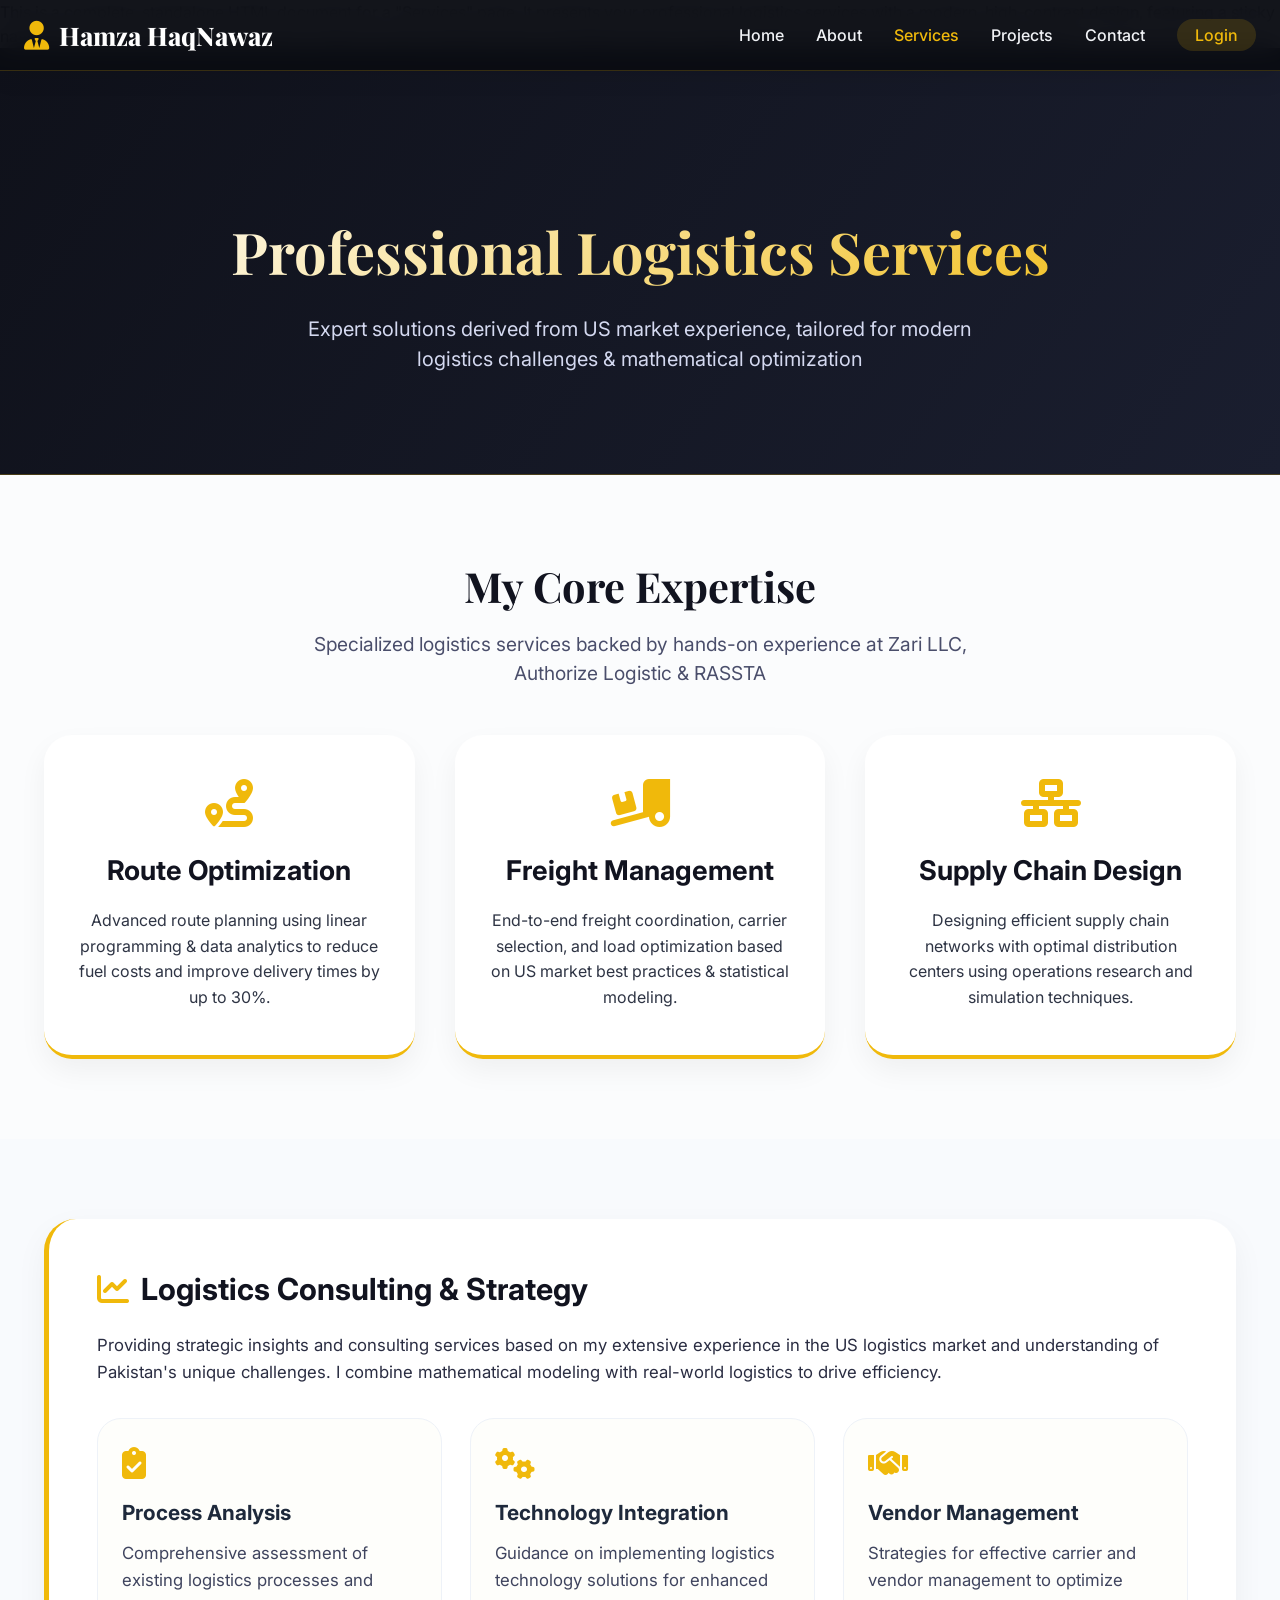
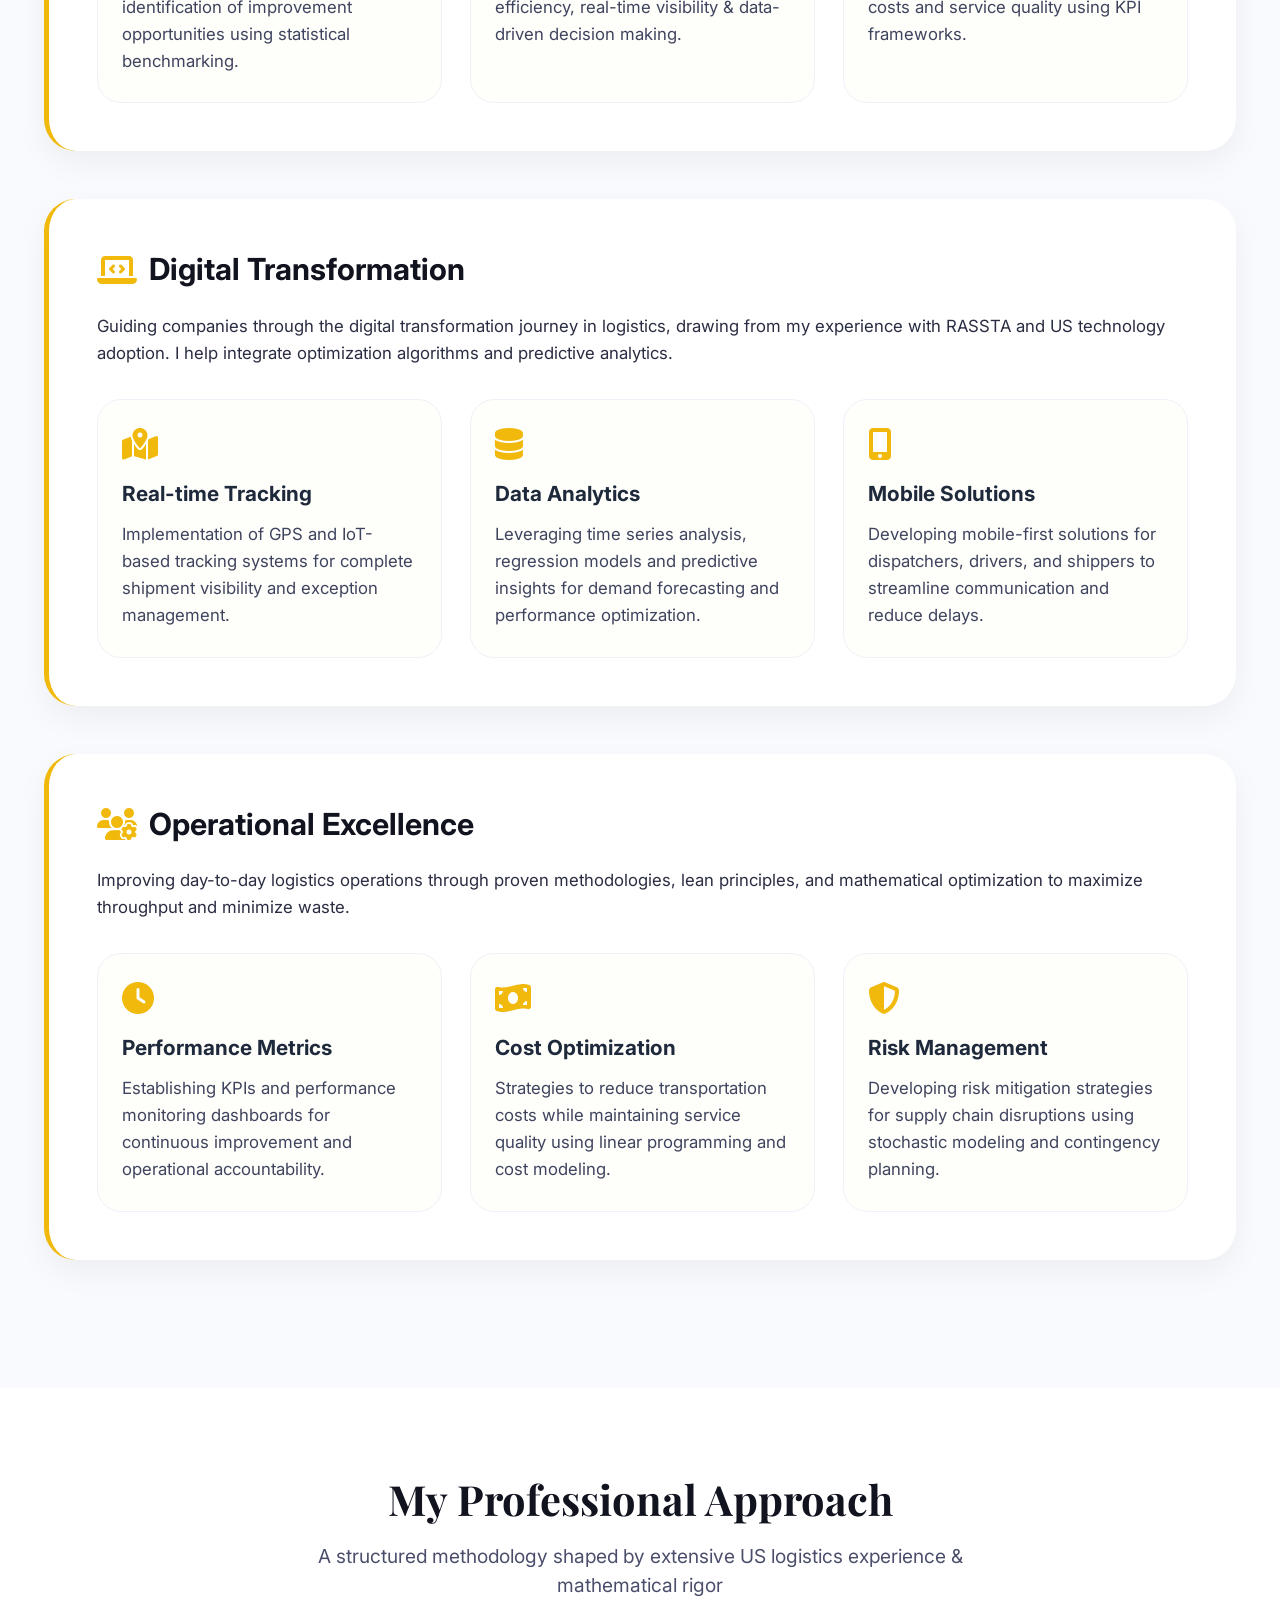
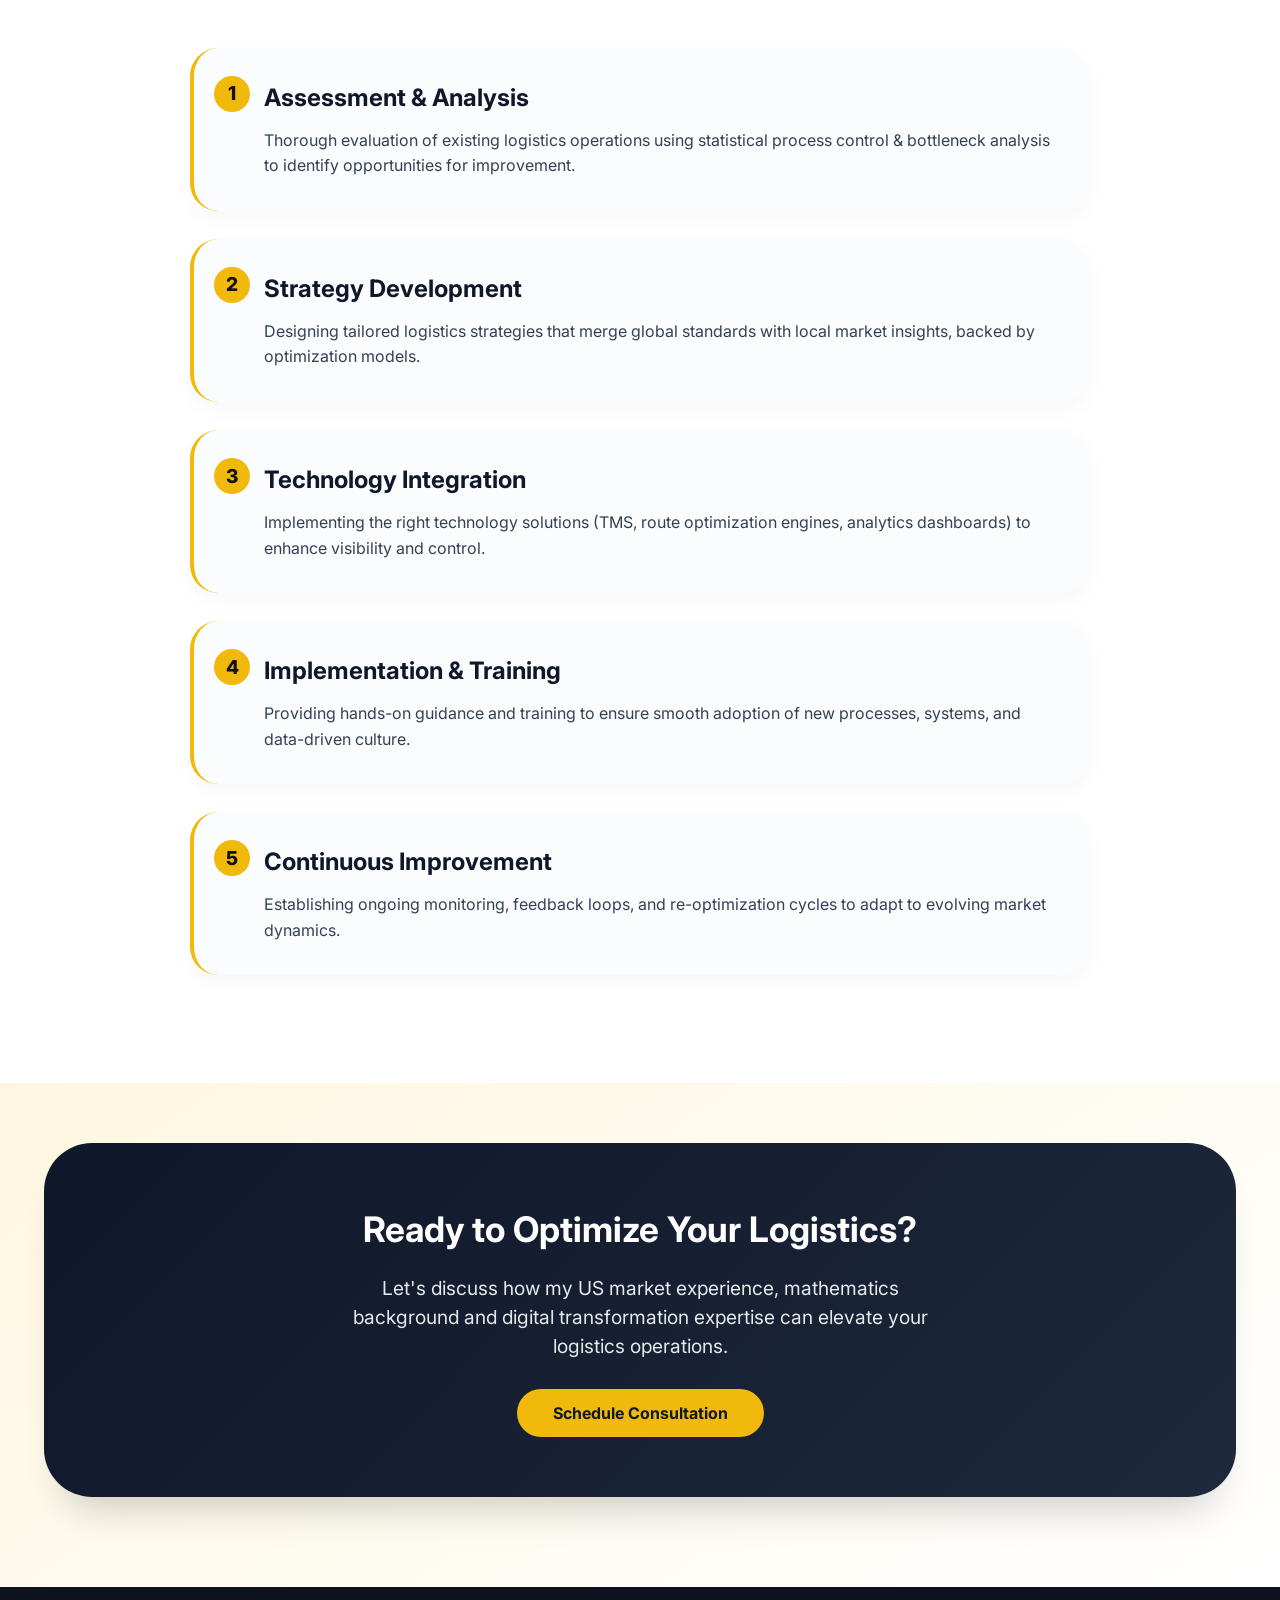
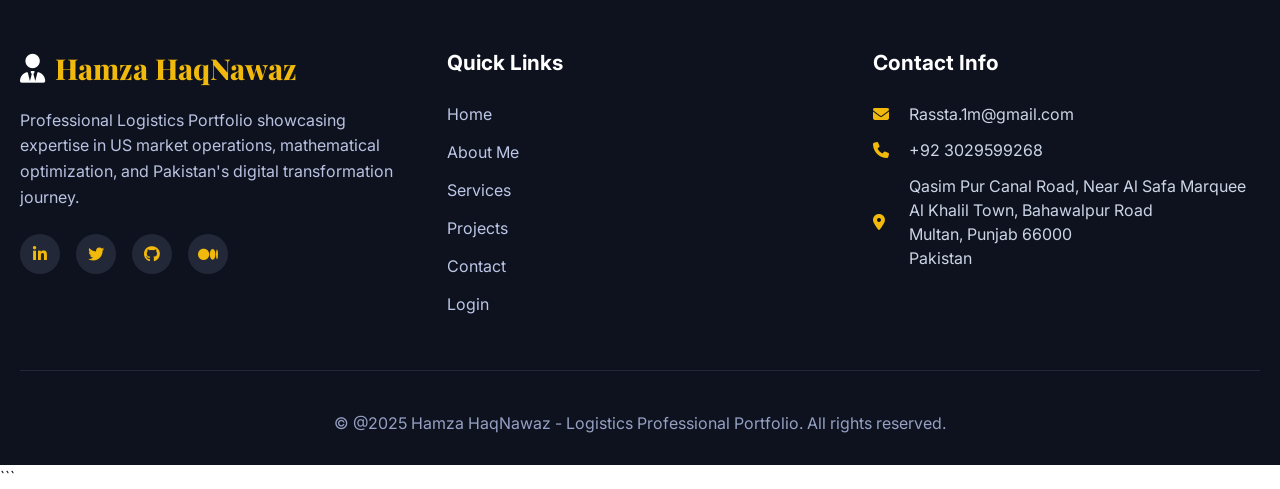
<file: services.html>
This is a complete, standalone HTML document for a "Services" page. It presents your professional logistics services with a modern, high-contrast design, featuring a sticky navigation bar, interactive service cards, a clear process workflow, and a consistent footer, all styled without external CSS dependencies.
```html
<!DOCTYPE html>
<html lang="en">
<head>
    <meta charset="UTF-8">
    <meta name="viewport" content="width=device-width, initial-scale=1.0, viewport-fit=cover">
    <title>Services | Logistics & Mathematics Professional</title>
    <link rel="stylesheet" href="https://cdnjs.cloudflare.com/ajax/libs/font-awesome/6.4.0/css/all.min.css">
    <link href="https://fonts.googleapis.com/css2?family=Inter:opsz,wght@14..32,300;14..32,400;14..32,500;14..32,600;14..32,700;14..32,800&family=Playfair+Display:wght@700;800;900&display=swap" rel="stylesheet">
    <style>
        * {
            margin: 0;
            padding: 0;
            box-sizing: border-box;
        }

        body {
            font-family: 'Inter', sans-serif;
            background-color: #ffffff;
            color: #1e1f2a;
            line-height: 1.5;
            scroll-behavior: smooth;
        }

        .container {
            max-width: 1280px;
            margin: 0 auto;
            padding: 0 24px;
        }

        /* ===== NAVBAR (consistent with about page) ===== */
        .navbar {
            position: fixed;
            top: 0;
            width: 100%;
            background: rgba(10, 12, 18, 0.96);
            backdrop-filter: blur(12px);
            z-index: 1000;
            padding: 1rem 0;
            box-shadow: 0 8px 20px rgba(0,0,0,0.08);
            border-bottom: 1px solid rgba(240, 185, 11, 0.2);
        }

        .nav-container {
            max-width: 1280px;
            margin: 0 auto;
            padding: 0 24px;
            display: flex;
            justify-content: space-between;
            align-items: center;
        }

        .logo {
            display: flex;
            align-items: center;
            gap: 10px;
            font-size: 1.6rem;
            font-weight: 800;
            font-family: 'Playfair Display', serif;
            color: #fff;
            text-decoration: none;
        }

        .logo i {
            color: #f0b90b;
            font-size: 1.8rem;
        }

        .nav-links {
            display: flex;
            gap: 2rem;
            list-style: none;
            transition: all 0.3s ease;
        }

        .nav-links li a {
            text-decoration: none;
            font-weight: 500;
            color: #f0f2f5;
            transition: 0.2s;
            font-size: 1rem;
        }

        .nav-links li a:hover,
        .nav-links li a.active {
            color: #f0b90b;
        }

        .btn-link {
            background: rgba(240, 185, 11, 0.15);
            padding: 6px 18px;
            border-radius: 40px;
            color: #f0b90b !important;
            font-weight: 600;
        }

        .mobile-menu-btn {
            display: none;
            background: none;
            border: none;
            font-size: 1.8rem;
            color: #f0b90b;
            cursor: pointer;
        }

        /* ===== HERO SECTION ===== */
        .services-hero {
            padding: 160px 20px 100px;
            background: linear-gradient(125deg, #0f111a 0%, #1a1e2f 100%);
            color: white;
            text-align: center;
            border-bottom: 1px solid rgba(240, 185, 11, 0.25);
        }

        .services-hero h1 {
            font-size: 3.6rem;
            font-family: 'Playfair Display', serif;
            margin-bottom: 20px;
            background: linear-gradient(135deg, #ffffff, #f0b90b);
            background-clip: text;
            -webkit-background-clip: text;
            color: transparent;
        }

        .hero-subtitle {
            font-size: 1.25rem;
            color: #d4d9f0;
            max-width: 720px;
            margin: 0 auto;
        }

        /* ===== section titles ===== */
        .section-title {
            text-align: center;
            margin-bottom: 3rem;
        }
        .section-title h2 {
            font-size: 2.6rem;
            font-family: 'Playfair Display', serif;
            color: #11131f;
            margin-bottom: 0.75rem;
        }
        .section-title p {
            color: #4a4e6b;
            font-size: 1.2rem;
            max-width: 700px;
            margin: 0 auto;
        }

        /* ===== expertise grid (core services) ===== */
        .core-services {
            padding: 80px 20px;
            background: #fbfcfd;
        }

        .expertise-grid {
            display: grid;
            grid-template-columns: repeat(auto-fit, minmax(300px, 1fr));
            gap: 40px;
            margin-top: 20px;
        }

        .expertise-card {
            background: white;
            border-radius: 28px;
            padding: 44px 32px;
            text-align: center;
            box-shadow: 0 12px 28px rgba(0, 0, 0, 0.05);
            transition: all 0.25s ease;
            border-bottom: 4px solid #f0b90b;
        }

        .expertise-card:hover {
            transform: translateY(-8px);
            box-shadow: 0 25px 35px -12px rgba(0, 0, 0, 0.12);
        }

        .expertise-card i {
            font-size: 3rem;
            color: #f0b90b;
            margin-bottom: 24px;
        }

        .expertise-card h3 {
            font-size: 1.7rem;
            margin-bottom: 16px;
            color: #11131f;
        }

        .expertise-card p {
            color: #2e3444;
            line-height: 1.6;
        }

        /* detailed services cards */
        .detailed-services {
            padding: 80px 20px;
            background: #f8fafd;
        }

        .service-detail {
            background: white;
            border-radius: 32px;
            padding: 48px;
            margin-bottom: 48px;
            box-shadow: 0 12px 32px rgba(0, 0, 0, 0.05);
            border-left: 5px solid #f0b90b;
            transition: 0.2s;
        }

        .service-detail h2 {
            font-size: 1.9rem;
            color: #11131f;
            margin-bottom: 20px;
            display: flex;
            align-items: center;
            gap: 12px;
        }
        .service-detail h2 i {
            color: #f0b90b;
            font-size: 2rem;
        }

        .service-detail p {
            color: #2a2d42;
            font-size: 1.05rem;
            line-height: 1.6;
            margin-bottom: 32px;
        }

        .service-features {
            display: grid;
            grid-template-columns: repeat(auto-fit, minmax(250px, 1fr));
            gap: 28px;
        }

        .feature-item {
            background: #fefefb;
            padding: 28px 24px;
            border-radius: 24px;
            border: 1px solid #eef2f8;
            transition: all 0.2s;
        }

        .feature-item i {
            font-size: 2rem;
            color: #f0b90b;
            margin-bottom: 18px;
        }

        .feature-item h4 {
            font-size: 1.3rem;
            margin-bottom: 12px;
            color: #1e293b;
        }

        .feature-item p {
            margin-bottom: 0;
            color: #3f445e;
        }

        /* approach steps */
        .approach {
            padding: 80px 20px;
            background: white;
        }

        .process-steps {
            max-width: 900px;
            margin: 40px auto 0;
        }

        .step {
            background: #fbfcfd;
            padding: 32px 32px 32px 70px;
            border-radius: 28px;
            margin-bottom: 28px;
            position: relative;
            box-shadow: 0 8px 20px rgba(0, 0, 0, 0.03);
            border-left: 4px solid #f0b90b;
            transition: 0.2s;
        }

        .step-number {
            position: absolute;
            top: 28px;
            left: 20px;
            background: #f0b90b;
            color: #111;
            width: 36px;
            height: 36px;
            border-radius: 50%;
            display: flex;
            align-items: center;
            justify-content: center;
            font-weight: 800;
            font-size: 1.2rem;
        }

        .step h3 {
            font-size: 1.5rem;
            margin-bottom: 12px;
            color: #0f172a;
        }

        .step p {
            color: #334155;
            line-height: 1.6;
        }

        /* consultation CTA */
        .consultation-cta {
            padding: 60px 20px 90px;
            background: linear-gradient(145deg, #fef7e0, #ffffff);
        }

        .consultation-box {
            background: linear-gradient(135deg, #0f172a, #1e293b);
            color: white;
            padding: 60px 48px;
            border-radius: 48px;
            text-align: center;
            box-shadow: 0 30px 40px -20px rgba(0, 0, 0, 0.2);
        }

        .consultation-box h2 {
            font-size: 2.2rem;
            margin-bottom: 18px;
            color: white;
        }

        .consultation-box p {
            font-size: 1.2rem;
            opacity: 0.9;
            max-width: 600px;
            margin: 0 auto 28px;
        }

        .btn {
            display: inline-block;
            background: #f0b90b;
            color: #0f172a;
            padding: 12px 36px;
            border-radius: 40px;
            font-weight: 700;
            text-decoration: none;
            transition: all 0.25s;
            font-size: 1rem;
            border: none;
            cursor: pointer;
        }

        .btn:hover {
            background: #ffcd3c;
            transform: translateY(-3px);
            box-shadow: 0 8px 20px rgba(240,185,11,0.4);
        }

        /* footer same style as about page */
        .footer {
            background: #0e121f;
            color: #cdd4f0;
            padding: 60px 20px 30px;
        }

        .footer-content {
            max-width: 1280px;
            margin: 0 auto;
            display: grid;
            grid-template-columns: repeat(auto-fit, minmax(260px, 1fr));
            gap: 40px;
        }

        .footer-logo {
            display: flex;
            align-items: center;
            gap: 10px;
            font-size: 1.8rem;
            font-weight: 800;
            font-family: 'Playfair Display', serif;
            color: white;
            margin-bottom: 18px;
        }

        .footer-logo span {
            color: #f0b90b;
        }

        .footer-about p {
            color: #b9c2e0;
            line-height: 1.6;
            margin: 16px 0;
        }

        .social-links {
            display: flex;
            gap: 16px;
            margin-top: 24px;
        }

        .social-links a {
            background: #232838;
            color: #f0b90b;
            width: 40px;
            height: 40px;
            border-radius: 50%;
            display: inline-flex;
            align-items: center;
            justify-content: center;
            transition: 0.2s;
            text-decoration: none;
        }

        .social-links a:hover {
            background: #f0b90b;
            color: #0e121f;
        }

        .footer-links h4, .footer-contact h4 {
            font-size: 1.3rem;
            margin-bottom: 24px;
            color: white;
        }

        .footer-links ul {
            list-style: none;
        }

        .footer-links ul li {
            margin-bottom: 14px;
        }

        .footer-links ul li a {
            text-decoration: none;
            color: #bcc7e6;
            transition: 0.2s;
        }

        .footer-links ul li a:hover {
            color: #f0b90b;
        }

        .footer-contact p {
            margin-bottom: 12px;
            display: flex;
            align-items: center;
            gap: 12px;
            flex-wrap: wrap;
            color: #cbd5e6;
        }

        .footer-contact p i {
            color: #f0b90b;
            width: 24px;
        }

        .footer-bottom {
            text-align: center;
            padding-top: 40px;
            margin-top: 40px;
            border-top: 1px solid #232838;
            color: #95a0c2;
        }

        /* responsive */
        @media (max-width: 880px) {
            .mobile-menu-btn {
                display: block;
            }
            .nav-links {
                position: fixed;
                top: 75px;
                left: -100%;
                background: #0f111a;
                width: 80%;
                height: calc(100vh - 75px);
                flex-direction: column;
                align-items: center;
                justify-content: flex-start;
                padding: 2rem;
                gap: 2rem;
                transition: 0.3s;
                box-shadow: 4px 0 20px rgba(0,0,0,0.3);
                z-index: 999;
            }
            .nav-links.active {
                left: 0;
            }
            .services-hero h1 {
                font-size: 2.5rem;
            }
            .section-title h2 {
                font-size: 2rem;
            }
            .service-detail {
                padding: 32px;
            }
            .consultation-box {
                padding: 40px 24px;
            }
            .step {
                padding: 28px 24px 28px 60px;
            }
        }
        @media (max-width: 640px) {
            .expertise-grid, .service-features {
                grid-template-columns: 1fr;
            }
        }
    </style>
</head>
<body>
    <!-- Navigation (consistent with about page) -->
    <nav class="navbar">
        <div class="nav-container">
            <a href="index.html" class="logo">
                <i class="fas fa-user-tie"></i>
                <span>Hamza HaqNawaz</span>
            </a>
            <button class="mobile-menu-btn" id="mobileMenuBtn">
                <i class="fas fa-bars"></i>
            </button>
            <ul class="nav-links" id="navLinks">
                <li><a href="index.html">Home</a></li>
                <li><a href="about.html">About</a></li>
                <li><a href="services.html" class="active">Services</a></li>
                <li><a href="projects.html">Projects</a></li>
                <li><a href="contact.html">Contact</a></li>
                <li><a href="login.html" class="btn-link">Login</a></li>
            </ul>
        </div>
    </nav>

    <!-- Services Hero -->
    <section class="services-hero">
        <div class="container">
            <h1>Professional Logistics Services</h1>
            <p class="hero-subtitle">Expert solutions derived from US market experience, tailored for modern logistics challenges & mathematical optimization</p>
        </div>
    </section>

    <!-- Core Expertise -->
    <section class="core-services">
        <div class="container">
            <div class="section-title">
                <h2>My Core Expertise</h2>
                <p>Specialized logistics services backed by hands-on experience at Zari LLC, Authorize Logistic & RASSTA</p>
            </div>
            <div class="expertise-grid">
                <div class="expertise-card">
                    <i class="fas fa-route"></i>
                    <h3>Route Optimization</h3>
                    <p>Advanced route planning using linear programming & data analytics to reduce fuel costs and improve delivery times by up to 30%.</p>
                </div>
                <div class="expertise-card">
                    <i class="fas fa-truck-loading"></i>
                    <h3>Freight Management</h3>
                    <p>End-to-end freight coordination, carrier selection, and load optimization based on US market best practices & statistical modeling.</p>
                </div>
                <div class="expertise-card">
                    <i class="fas fa-network-wired"></i>
                    <h3>Supply Chain Design</h3>
                    <p>Designing efficient supply chain networks with optimal distribution centers using operations research and simulation techniques.</p>
                </div>
            </div>
        </div>
    </section>

    <!-- Detailed Services -->
    <section class="detailed-services">
        <div class="container">
            <div class="service-detail">
                <h2><i class="fas fa-chart-line"></i> Logistics Consulting & Strategy</h2>
                <p>Providing strategic insights and consulting services based on my extensive experience in the US logistics market and understanding of Pakistan's unique challenges. I combine mathematical modeling with real-world logistics to drive efficiency.</p>
                <div class="service-features">
                    <div class="feature-item">
                        <i class="fas fa-clipboard-check"></i>
                        <h4>Process Analysis</h4>
                        <p>Comprehensive assessment of existing logistics processes and identification of improvement opportunities using statistical benchmarking.</p>
                    </div>
                    <div class="feature-item">
                        <i class="fas fa-cogs"></i>
                        <h4>Technology Integration</h4>
                        <p>Guidance on implementing logistics technology solutions for enhanced efficiency, real-time visibility & data-driven decision making.</p>
                    </div>
                    <div class="feature-item">
                        <i class="fas fa-handshake"></i>
                        <h4>Vendor Management</h4>
                        <p>Strategies for effective carrier and vendor management to optimize costs and service quality using KPI frameworks.</p>
                    </div>
                </div>
            </div>

            <div class="service-detail">
                <h2><i class="fas fa-laptop-code"></i> Digital Transformation</h2>
                <p>Guiding companies through the digital transformation journey in logistics, drawing from my experience with RASSTA and US technology adoption. I help integrate optimization algorithms and predictive analytics.</p>
                <div class="service-features">
                    <div class="feature-item">
                        <i class="fas fa-map-marked-alt"></i>
                        <h4>Real-time Tracking</h4>
                        <p>Implementation of GPS and IoT-based tracking systems for complete shipment visibility and exception management.</p>
                    </div>
                    <div class="feature-item">
                        <i class="fas fa-database"></i>
                        <h4>Data Analytics</h4>
                        <p>Leveraging time series analysis, regression models and predictive insights for demand forecasting and performance optimization.</p>
                    </div>
                    <div class="feature-item">
                        <i class="fas fa-mobile-alt"></i>
                        <h4>Mobile Solutions</h4>
                        <p>Developing mobile-first solutions for dispatchers, drivers, and shippers to streamline communication and reduce delays.</p>
                    </div>
                </div>
            </div>

            <div class="service-detail">
                <h2><i class="fas fa-users-cog"></i> Operational Excellence</h2>
                <p>Improving day-to-day logistics operations through proven methodologies, lean principles, and mathematical optimization to maximize throughput and minimize waste.</p>
                <div class="service-features">
                    <div class="feature-item">
                        <i class="fas fa-clock"></i>
                        <h4>Performance Metrics</h4>
                        <p>Establishing KPIs and performance monitoring dashboards for continuous improvement and operational accountability.</p>
                    </div>
                    <div class="feature-item">
                        <i class="fas fa-money-bill-wave"></i>
                        <h4>Cost Optimization</h4>
                        <p>Strategies to reduce transportation costs while maintaining service quality using linear programming and cost modeling.</p>
                    </div>
                    <div class="feature-item">
                        <i class="fas fa-shield-alt"></i>
                        <h4>Risk Management</h4>
                        <p>Developing risk mitigation strategies for supply chain disruptions using stochastic modeling and contingency planning.</p>
                    </div>
                </div>
            </div>
        </div>
    </section>

    <!-- My Professional Approach (steps) -->
    <section class="approach">
        <div class="container">
            <div class="section-title">
                <h2>My Professional Approach</h2>
                <p>A structured methodology shaped by extensive US logistics experience & mathematical rigor</p>
            </div>
            <div class="process-steps">
                <div class="step"><div class="step-number">1</div><h3>Assessment & Analysis</h3><p>Thorough evaluation of existing logistics operations using statistical process control & bottleneck analysis to identify opportunities for improvement.</p></div>
                <div class="step"><div class="step-number">2</div><h3>Strategy Development</h3><p>Designing tailored logistics strategies that merge global standards with local market insights, backed by optimization models.</p></div>
                <div class="step"><div class="step-number">3</div><h3>Technology Integration</h3><p>Implementing the right technology solutions (TMS, route optimization engines, analytics dashboards) to enhance visibility and control.</p></div>
                <div class="step"><div class="step-number">4</div><h3>Implementation & Training</h3><p>Providing hands-on guidance and training to ensure smooth adoption of new processes, systems, and data-driven culture.</p></div>
                <div class="step"><div class="step-number">5</div><h3>Continuous Improvement</h3><p>Establishing ongoing monitoring, feedback loops, and re-optimization cycles to adapt to evolving market dynamics.</p></div>
            </div>
        </div>
    </section>

    <!-- Consultation CTA -->
    <section class="consultation-cta">
        <div class="container">
            <div class="consultation-box">
                <h2>Ready to Optimize Your Logistics?</h2>
                <p>Let's discuss how my US market experience, mathematics background and digital transformation expertise can elevate your logistics operations.</p>
                <a href="contact.html" class="btn">Schedule Consultation</a>
            </div>
        </div>
    </section>

    <!-- Footer (consistent with about page fix) -->
    <footer class="footer">
        <div class="footer-content">
            <div class="footer-about">
                <div class="footer-logo">
                    <i class="fas fa-user-tie"></i>
                    <span>Hamza HaqNawaz</span>
                </div>
                <p>Professional Logistics Portfolio showcasing expertise in US market operations, mathematical optimization, and Pakistan's digital transformation journey.</p>
                <div class="social-links">
                    <a href="#"><i class="fab fa-linkedin-in"></i></a>
                    <a href="#"><i class="fab fa-twitter"></i></a>
                    <a href="#"><i class="fab fa-github"></i></a>
                    <a href="#"><i class="fab fa-medium"></i></a>
                </div>
            </div>
            <div class="footer-links">
                <h4>Quick Links</h4>
                <ul>
                    <li><a href="index.html">Home</a></li>
                    <li><a href="about.html">About Me</a></li>
                    <li><a href="services.html">Services</a></li>
                    <li><a href="projects.html">Projects</a></li>
                    <li><a href="contact.html">Contact</a></li>
                    <li><a href="login.html">Login</a></li>
                </ul>
            </div>
            <div class="footer-contact">
                <h4>Contact Info</h4>
                <p><i class="fas fa-envelope"></i> Rassta.1m@gmail.com</p>
                <p><i class="fas fa-phone"></i> +92 3029599268</p>
                <p><i class="fas fa-map-marker-alt"></i> Qasim Pur Canal Road, Near Al Safa Marquee<br>Al Khalil Town, Bahawalpur Road<br>Multan, Punjab 66000<br>Pakistan</p>
            </div>
        </div>
        <div class="footer-bottom">
            <p>&copy; @2025 Hamza HaqNawaz - Logistics Professional Portfolio. All rights reserved.</p>
        </div>
    </footer>

    <script>
        // mobile menu toggle
        const mobileBtn = document.getElementById('mobileMenuBtn');
        const navLinks = document.getElementById('navLinks');
        if (mobileBtn && navLinks) {
            mobileBtn.addEventListener('click', () => {
                navLinks.classList.toggle('active');
            });
            // close when clicking a link (optional)
            navLinks.querySelectorAll('a').forEach(link => {
                link.addEventListener('click', () => {
                    navLinks.classList.remove('active');
                });
            });
        }
    </script>
</body>
</html>
```
</file>
